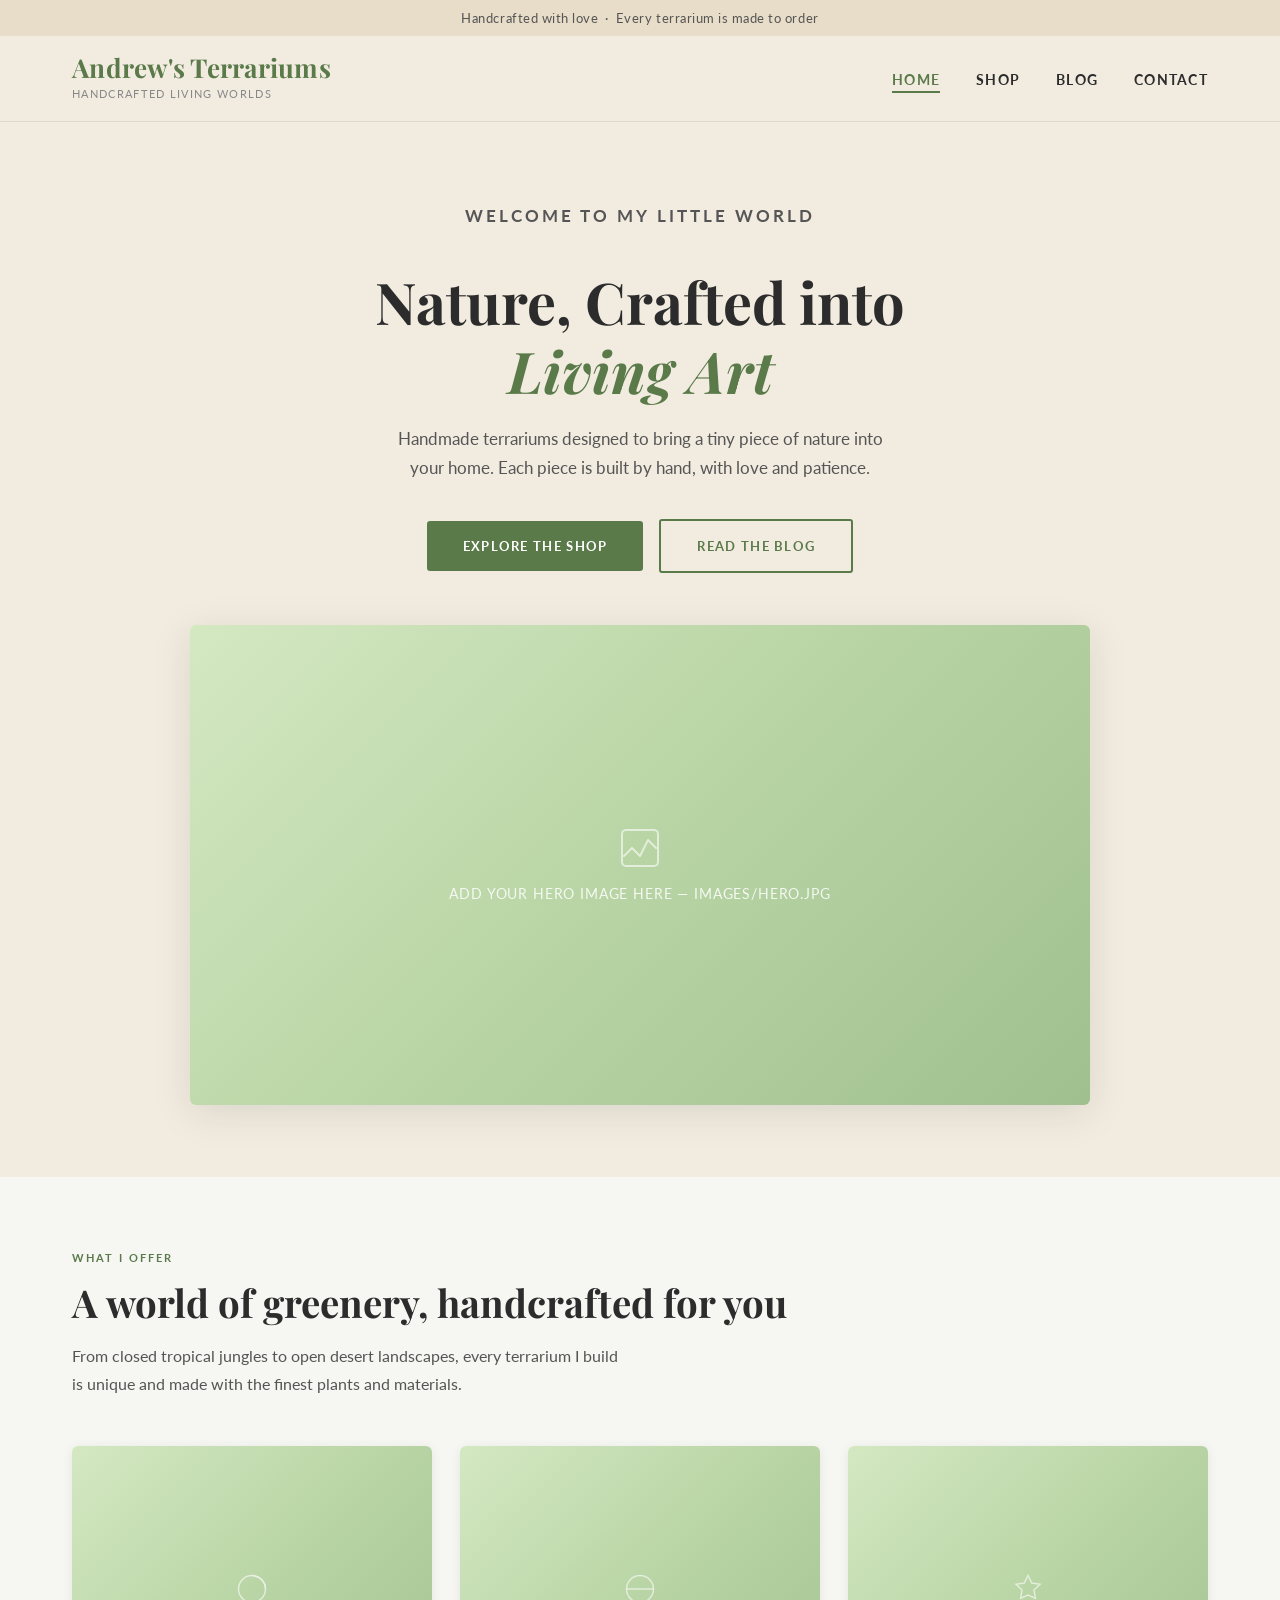
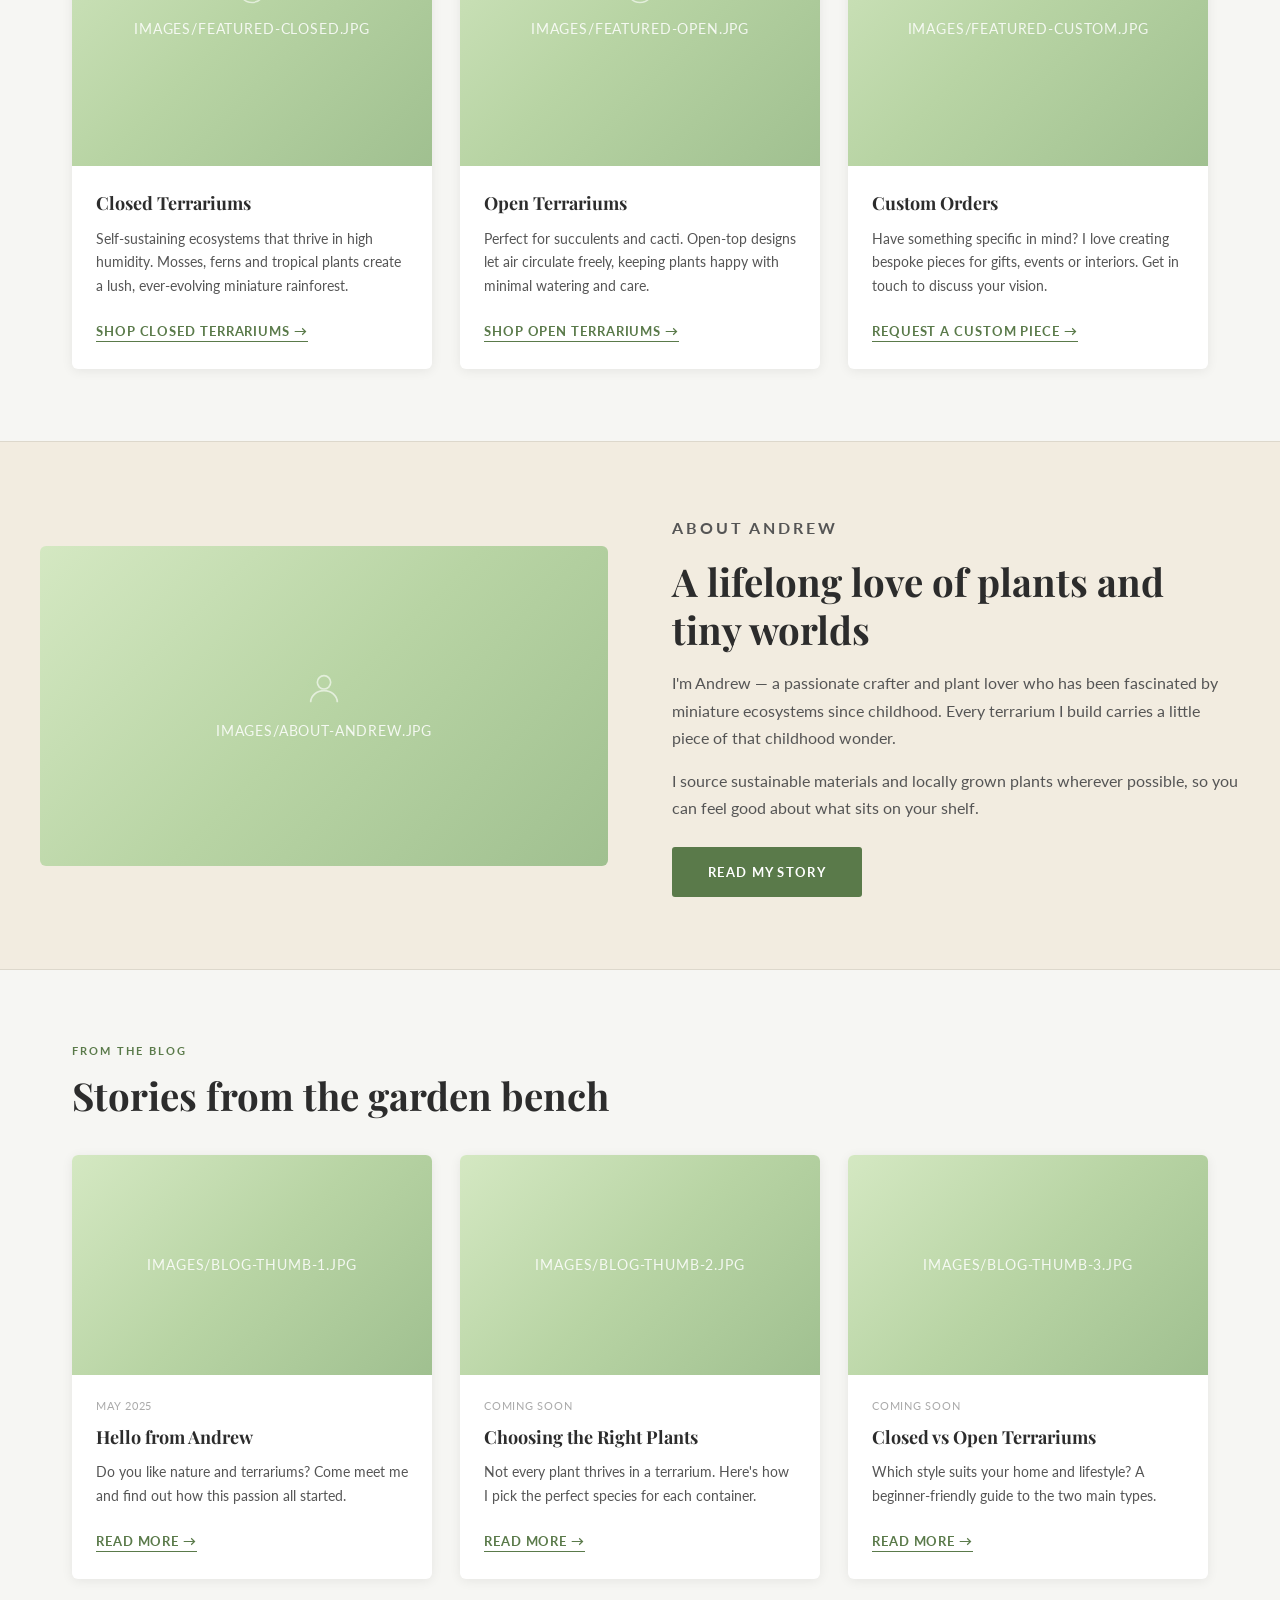
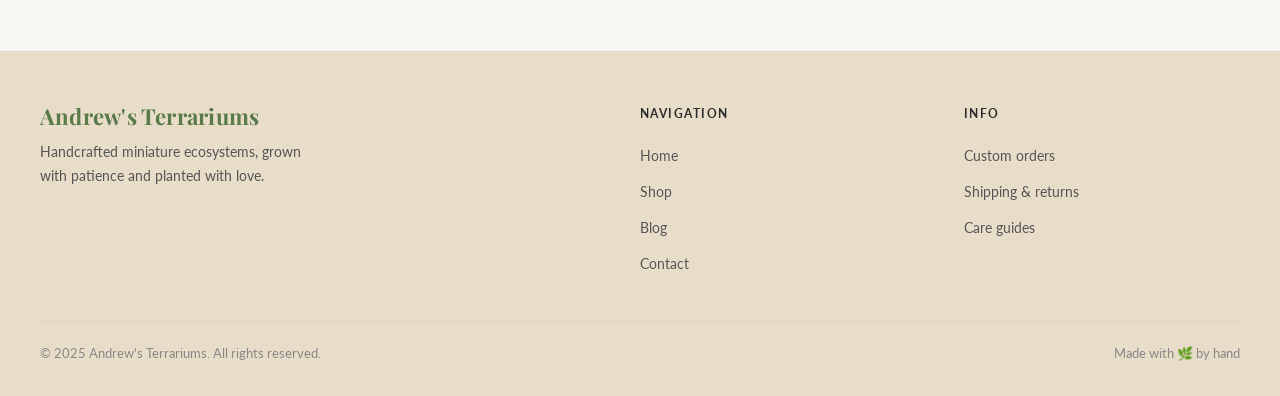
<file: index.html>
<!DOCTYPE html>
<html lang="en">
<head>
  <meta charset="UTF-8" />
  <meta name="viewport" content="width=device-width, initial-scale=1.0" />
  <title>Andrew's Terrariums — Living Art in Your Hands</title>
  <link rel="stylesheet" href="style.css" />
</head>
<body>

  <!-- Topbar -->
  <div class="topbar">Handcrafted with love &nbsp;·&nbsp; Every terrarium is made to order</div>

  <!-- Header -->
  <header>
    <div class="header-inner">
      <a href="index.html" class="logo">
        <span class="logo-name">Andrew's Terrariums</span>
        <span class="logo-tagline">Handcrafted living worlds</span>
      </a>
      <nav>
        <button class="hamburger" aria-label="Toggle menu" onclick="this.nextElementSibling.classList.toggle('open')">
          <span></span><span></span><span></span>
        </button>
        <ul>
          <li><a href="index.html" class="active">Home</a></li>
          <li><a href="shop.html">Shop</a></li>
          <li><a href="blog.html">Blog</a></li>
          <li><a href="contact.html">Contact</a></li>
        </ul>
      </nav>
    </div>
  </header>

  <!-- Hero -->
  <section class="hero">
    <p class="section-label">Welcome to my little world</p>
    <h1>Nature, Crafted into<br><em>Living Art</em></h1>
    <p>Handmade terrariums designed to bring a tiny piece of nature into your home. Each piece is built by hand, with love and patience.</p>
    <a href="shop.html" class="btn">Explore the Shop</a>
    &nbsp;&nbsp;
    <a href="blog.html" class="btn btn-outline">Read the Blog</a>

    <div class="hero-img-wrap">
      <!-- Replace src with your own image, e.g. images/hero.jpg -->
      <div class="img-placeholder tall">
        <svg xmlns="http://www.w3.org/2000/svg" width="48" height="48" fill="none" viewBox="0 0 24 24" stroke="currentColor" stroke-width="1"><path stroke-linecap="round" stroke-linejoin="round" d="M4 16l4-4 4 4 4-8 4 4"/><rect x="3" y="3" width="18" height="18" rx="2" stroke-width="1"/></svg>
        <span>Add your hero image here — images/hero.jpg</span>
      </div>
    </div>
  </section>

  <!-- Featured Section -->
  <section>
    <div class="page-content">
      <p class="section-label">What I offer</p>
      <h2 class="section-title">A world of greenery, handcrafted for you</h2>
      <p class="section-sub">From closed tropical jungles to open desert landscapes, every terrarium I build is unique and made with the finest plants and materials.</p>

      <div class="featured-grid">

        <div class="feature-card">
          <div class="img-placeholder medium">
            <!-- images/featured-closed.jpg -->
            <svg xmlns="http://www.w3.org/2000/svg" width="36" height="36" fill="none" viewBox="0 0 24 24" stroke="currentColor" stroke-width="1"><circle cx="12" cy="12" r="9"/><path d="M12 3a9 9 0 019 9"/></svg>
            <span>images/featured-closed.jpg</span>
          </div>
          <div class="feature-card-body">
            <h3>Closed Terrariums</h3>
            <p>Self-sustaining ecosystems that thrive in high humidity. Mosses, ferns and tropical plants create a lush, ever-evolving miniature rainforest.</p>
            <a href="shop.html">Shop closed terrariums &rarr;</a>
          </div>
        </div>

        <div class="feature-card">
          <div class="img-placeholder medium">
            <!-- images/featured-open.jpg -->
            <svg xmlns="http://www.w3.org/2000/svg" width="36" height="36" fill="none" viewBox="0 0 24 24" stroke="currentColor" stroke-width="1"><circle cx="12" cy="12" r="9"/><path d="M3 12h18"/></svg>
            <span>images/featured-open.jpg</span>
          </div>
          <div class="feature-card-body">
            <h3>Open Terrariums</h3>
            <p>Perfect for succulents and cacti. Open-top designs let air circulate freely, keeping plants happy with minimal watering and care.</p>
            <a href="shop.html">Shop open terrariums &rarr;</a>
          </div>
        </div>

        <div class="feature-card">
          <div class="img-placeholder medium">
            <!-- images/featured-custom.jpg -->
            <svg xmlns="http://www.w3.org/2000/svg" width="36" height="36" fill="none" viewBox="0 0 24 24" stroke="currentColor" stroke-width="1"><path d="M12 3l2.5 5 5.5.8-4 3.9.9 5.5L12 16l-4.9 2.2.9-5.5-4-3.9 5.5-.8z"/></svg>
            <span>images/featured-custom.jpg</span>
          </div>
          <div class="feature-card-body">
            <h3>Custom Orders</h3>
            <p>Have something specific in mind? I love creating bespoke pieces for gifts, events or interiors. Get in touch to discuss your vision.</p>
            <a href="contact.html">Request a custom piece &rarr;</a>
          </div>
        </div>

      </div>
    </div>
  </section>

  <div class="divider"></div>

  <!-- About Strip -->
  <div class="about-strip">
    <div class="about-inner">
      <div class="img-placeholder medium" style="border-radius:6px; overflow:hidden;">
        <!-- images/about-andrew.jpg -->
        <svg xmlns="http://www.w3.org/2000/svg" width="40" height="40" fill="none" viewBox="0 0 24 24" stroke="currentColor" stroke-width="1"><circle cx="12" cy="8" r="4"/><path d="M4 20c0-4 3.6-7 8-7s8 3 8 7"/></svg>
        <span>images/about-andrew.jpg</span>
      </div>
      <div class="about-text">
        <p class="section-label">About Andrew</p>
        <h2 class="section-title">A lifelong love of plants and tiny worlds</h2>
        <p>I'm Andrew — a passionate crafter and plant lover who has been fascinated by miniature ecosystems since childhood. Every terrarium I build carries a little piece of that childhood wonder.</p>
        <p>I source sustainable materials and locally grown plants wherever possible, so you can feel good about what sits on your shelf.</p>
        <a href="blog.html" class="btn" style="margin-top:10px;">Read my story</a>
      </div>
    </div>
  </div>

  <div class="divider"></div>

  <!-- Recent from Blog -->
  <section>
    <div class="page-content">
      <p class="section-label">From the blog</p>
      <h2 class="section-title">Stories from the garden bench</h2>

      <div class="featured-grid" style="margin-top:36px;">

        <div class="feature-card">
          <div class="img-placeholder short">
            <!-- images/blog-thumb-1.jpg -->
            <span>images/blog-thumb-1.jpg</span>
          </div>
          <div class="feature-card-body">
            <p style="font-size:11px;color:#aaa;letter-spacing:.07em;text-transform:uppercase;margin-bottom:6px;">May 2025</p>
            <h3>Hello from Andrew</h3>
            <p>Do you like nature and terrariums? Come meet me and find out how this passion all started.</p>
            <a href="blog.html">Read more &rarr;</a>
          </div>
        </div>

        <div class="feature-card">
          <div class="img-placeholder short">
            <!-- images/blog-thumb-2.jpg -->
            <span>images/blog-thumb-2.jpg</span>
          </div>
          <div class="feature-card-body">
            <p style="font-size:11px;color:#aaa;letter-spacing:.07em;text-transform:uppercase;margin-bottom:6px;">Coming soon</p>
            <h3>Choosing the Right Plants</h3>
            <p>Not every plant thrives in a terrarium. Here's how I pick the perfect species for each container.</p>
            <a href="blog.html">Read more &rarr;</a>
          </div>
        </div>

        <div class="feature-card">
          <div class="img-placeholder short">
            <!-- images/blog-thumb-3.jpg -->
            <span>images/blog-thumb-3.jpg</span>
          </div>
          <div class="feature-card-body">
            <p style="font-size:11px;color:#aaa;letter-spacing:.07em;text-transform:uppercase;margin-bottom:6px;">Coming soon</p>
            <h3>Closed vs Open Terrariums</h3>
            <p>Which style suits your home and lifestyle? A beginner-friendly guide to the two main types.</p>
            <a href="blog.html">Read more &rarr;</a>
          </div>
        </div>

      </div>
    </div>
  </section>

  <!-- Footer -->
  <footer>
    <div class="footer-inner">
      <div class="footer-brand">
        <div class="logo-name">Andrew's Terrariums</div>
        <p>Handcrafted miniature ecosystems, grown with patience and planted with love.</p>
      </div>
      <div class="footer-col">
        <h4>Navigation</h4>
        <ul>
          <li><a href="index.html">Home</a></li>
          <li><a href="shop.html">Shop</a></li>
          <li><a href="blog.html">Blog</a></li>
          <li><a href="contact.html">Contact</a></li>
        </ul>
      </div>
      <div class="footer-col">
        <h4>Info</h4>
        <ul>
          <li><a href="contact.html">Custom orders</a></li>
          <li><a href="contact.html">Shipping & returns</a></li>
          <li><a href="contact.html">Care guides</a></li>
        </ul>
      </div>
    </div>
    <div class="footer-bottom">
      <span>&copy; 2025 Andrew's Terrariums. All rights reserved.</span>
      <span>Made with 🌿 by hand</span>
    </div>
  </footer>

</body>
</html>
</file>
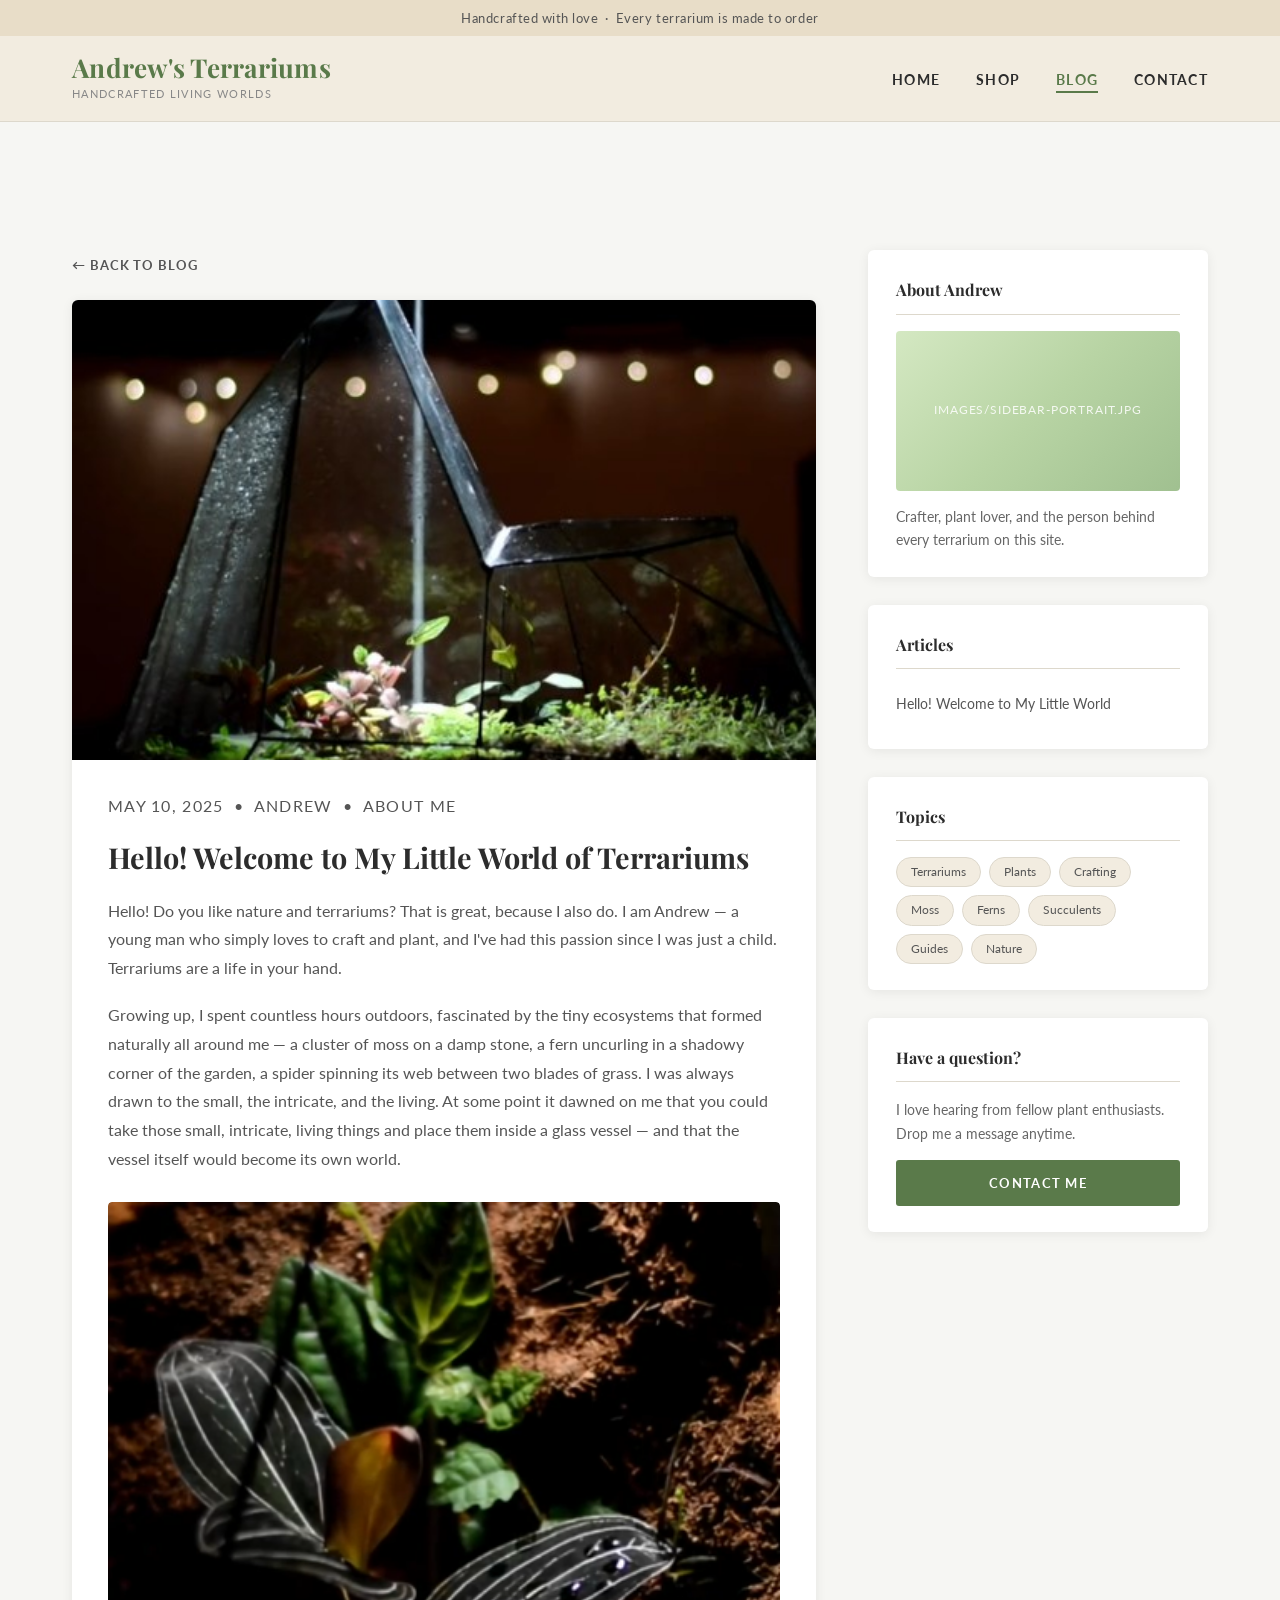
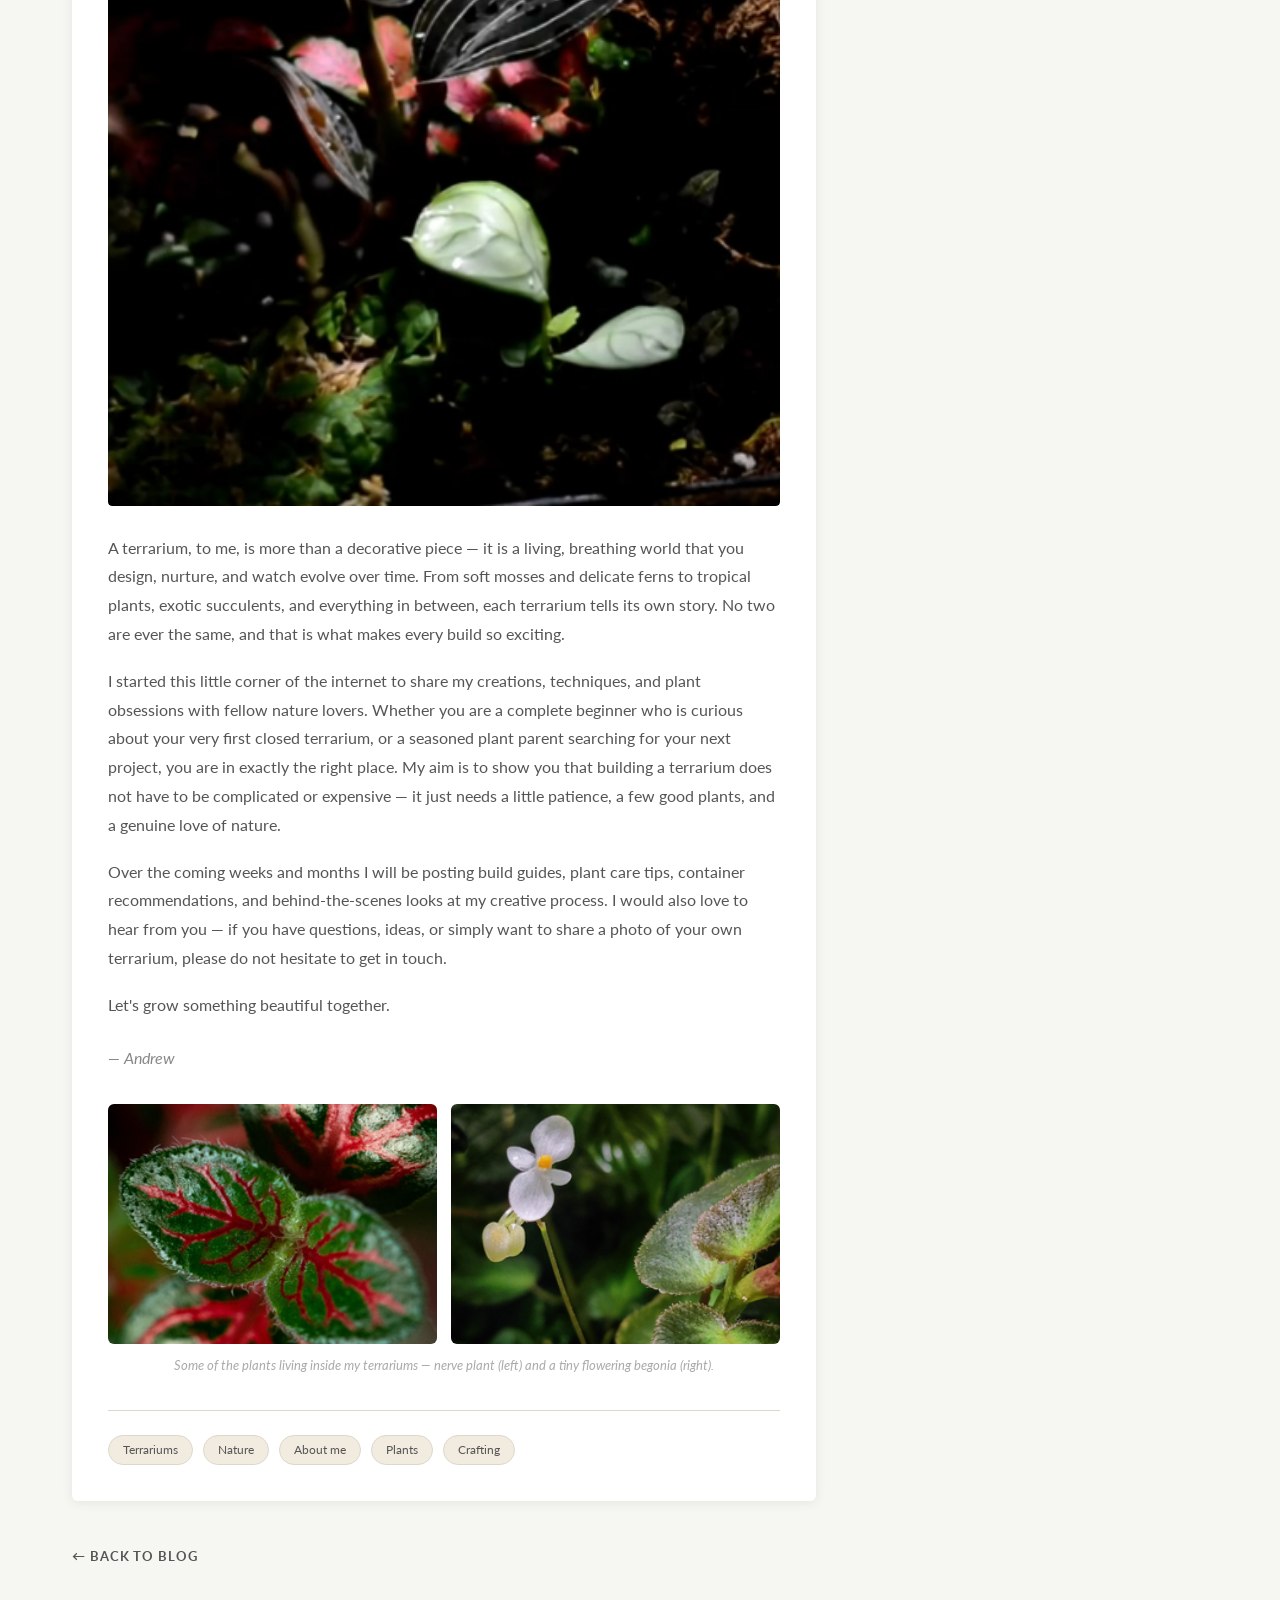
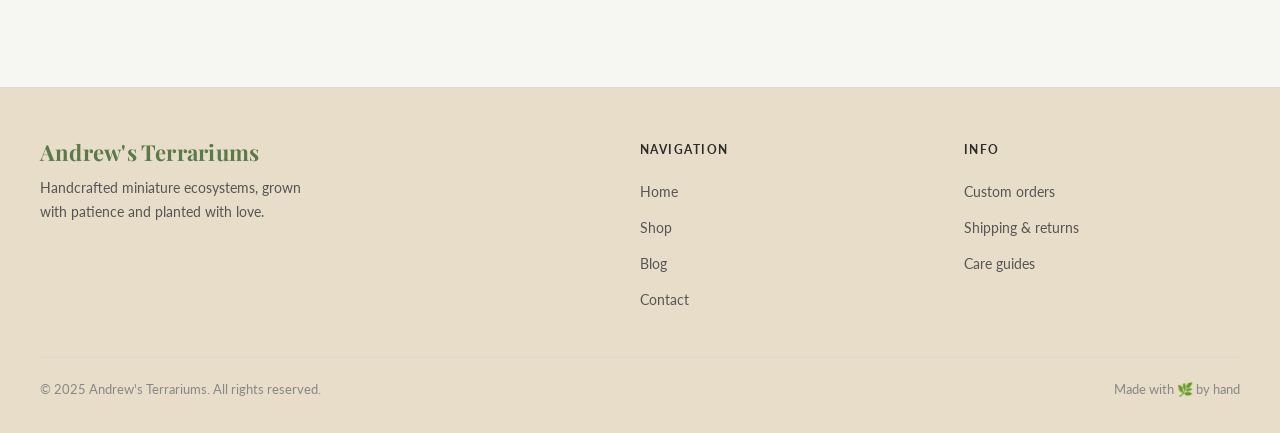
<file: blog-hello-from-andrew.html>
<!DOCTYPE html>
<html lang="en">
<head>
  <meta charset="UTF-8" />
  <meta name="viewport" content="width=device-width, initial-scale=1.0" />
  <title>Hello! Welcome to My Little World — Andrew's Terrariums</title>
  <link rel="stylesheet" href="style.css" />
</head>
<body>

  <div class="topbar">Handcrafted with love &nbsp;·&nbsp; Every terrarium is made to order</div>

  <header>
    <div class="header-inner">
      <a href="index.html" class="logo">
        <span class="logo-name">Andrew's Terrariums</span>
        <span class="logo-tagline">Handcrafted living worlds</span>
      </a>
      <nav>
        <button class="hamburger" aria-label="Toggle menu" onclick="this.nextElementSibling.classList.toggle('open')">
          <span></span><span></span><span></span>
        </button>
        <ul>
          <li><a href="index.html">Home</a></li>
          <li><a href="shop.html">Shop</a></li>
          <li><a href="blog.html" class="active">Blog</a></li>
          <li><a href="contact.html">Contact</a></li>
        </ul>
      </nav>
    </div>
  </header>

  <!-- Article -->
  <section>
    <div class="page-content">
      <div class="blog-layout">

        <div class="blog-main">

          <!-- Back link -->
          <a href="blog.html" class="blog-back">&larr; Back to Blog</a>

          <article class="blog-post">
            <img src="images/Screenshot 2026-05-10 122749.jpg" alt="Geometric terrarium under grow light" style="width:100%;display:block;max-height:460px;object-fit:cover;">
            <div class="blog-post-body">
              <p class="blog-meta">May 10, 2025 &nbsp;&bull;&nbsp; Andrew &nbsp;&bull;&nbsp; About me</p>
              <h2>Hello! Welcome to My Little World of Terrariums</h2>

              <p>Hello! Do you like nature and terrariums? That is great, because I also do. I am Andrew — a young man who simply loves to craft and plant, and I've had this passion since I was just a child. Terrariums are a life in your hand.</p>

              <p>Growing up, I spent countless hours outdoors, fascinated by the tiny ecosystems that formed naturally all around me — a cluster of moss on a damp stone, a fern uncurling in a shadowy corner of the garden, a spider spinning its web between two blades of grass. I was always drawn to the small, the intricate, and the living. At some point it dawned on me that you could take those small, intricate, living things and place them inside a glass vessel — and that the vessel itself would become its own world.</p>

              <div class="blog-img-wrap">
                <img src="images/Screenshot 2026-05-10 123024.png" alt="Jewel orchid with silver-veined leaves inside a terrarium" style="width:100%;display:block;border-radius:4px;">
              </div>

              <p>A terrarium, to me, is more than a decorative piece — it is a living, breathing world that you design, nurture, and watch evolve over time. From soft mosses and delicate ferns to tropical plants, exotic succulents, and everything in between, each terrarium tells its own story. No two are ever the same, and that is what makes every build so exciting.</p>

              <p>I started this little corner of the internet to share my creations, techniques, and plant obsessions with fellow nature lovers. Whether you are a complete beginner who is curious about your very first closed terrarium, or a seasoned plant parent searching for your next project, you are in exactly the right place. My aim is to show you that building a terrarium does not have to be complicated or expensive — it just needs a little patience, a few good plants, and a genuine love of nature.</p>

              <p>Over the coming weeks and months I will be posting build guides, plant care tips, container recommendations, and behind-the-scenes looks at my creative process. I would also love to hear from you — if you have questions, ideas, or simply want to share a photo of your own terrarium, please do not hesitate to get in touch.</p>

              <p>Let's grow something beautiful together.</p>

              <p style="font-style:italic;color:#888;margin-top:24px;">— Andrew</p>

              <div style="margin-top:32px;display:grid;grid-template-columns:1fr 1fr;gap:14px;">
                <div style="border-radius:6px;overflow:hidden;">
                  <img src="images/Screenshot 2026-05-10 123203.png" alt="Red-veined nerve plant close-up" style="width:100%;display:block;height:240px;object-fit:cover;">
                </div>
                <div style="border-radius:6px;overflow:hidden;">
                  <img src="images/Screenshot 2026-05-10 123231.png" alt="Delicate white flower growing inside a terrarium" style="width:100%;display:block;height:240px;object-fit:cover;">
                </div>
              </div>
              <p style="font-size:13px;color:#aaa;text-align:center;margin-top:10px;font-style:italic;">Some of the plants living inside my terrariums — nerve plant (left) and a tiny flowering begonia (right).</p>

              <div style="margin-top:32px;padding-top:24px;border-top:1px solid var(--border);display:flex;gap:10px;flex-wrap:wrap;">
                <span class="tag">Terrariums</span>
                <span class="tag">Nature</span>
                <span class="tag">About me</span>
                <span class="tag">Plants</span>
                <span class="tag">Crafting</span>
              </div>
            </div>
          </article>

          <a href="blog.html" class="blog-back" style="margin-top:8px;margin-bottom:48px;">&larr; Back to Blog</a>

        </div>

        <!-- Sidebar -->
        <aside class="blog-sidebar">

          <div class="sidebar-widget">
            <h4>About Andrew</h4>
            <div class="img-placeholder" style="height:160px;border-radius:4px;margin-bottom:14px;">
              <span style="font-size:12px;">images/sidebar-portrait.jpg</span>
            </div>
            <p style="font-size:14px;color:#666;line-height:1.65;">Crafter, plant lover, and the person behind every terrarium on this site.</p>
          </div>

          <div class="sidebar-widget">
            <h4>Articles</h4>
            <ul>
              <li><a href="blog-hello-from-andrew.html">Hello! Welcome to My Little World</a></li>
              <!-- Add new article links here -->
            </ul>
          </div>

          <div class="sidebar-widget">
            <h4>Topics</h4>
            <div class="tag-cloud">
              <span class="tag">Terrariums</span>
              <span class="tag">Plants</span>
              <span class="tag">Crafting</span>
              <span class="tag">Moss</span>
              <span class="tag">Ferns</span>
              <span class="tag">Succulents</span>
              <span class="tag">Guides</span>
              <span class="tag">Nature</span>
            </div>
          </div>

          <div class="sidebar-widget">
            <h4>Have a question?</h4>
            <p style="font-size:14px;color:#666;margin-bottom:14px;">I love hearing from fellow plant enthusiasts. Drop me a message anytime.</p>
            <a href="contact.html" class="btn" style="width:100%;text-align:center;display:block;padding:12px;">Contact me</a>
          </div>

        </aside>

      </div>
    </div>
  </section>

  <!-- Footer -->
  <footer>
    <div class="footer-inner">
      <div class="footer-brand">
        <div class="logo-name">Andrew's Terrariums</div>
        <p>Handcrafted miniature ecosystems, grown with patience and planted with love.</p>
      </div>
      <div class="footer-col">
        <h4>Navigation</h4>
        <ul>
          <li><a href="index.html">Home</a></li>
          <li><a href="shop.html">Shop</a></li>
          <li><a href="blog.html">Blog</a></li>
          <li><a href="contact.html">Contact</a></li>
        </ul>
      </div>
      <div class="footer-col">
        <h4>Info</h4>
        <ul>
          <li><a href="contact.html">Custom orders</a></li>
          <li><a href="contact.html">Shipping & returns</a></li>
          <li><a href="contact.html">Care guides</a></li>
        </ul>
      </div>
    </div>
    <div class="footer-bottom">
      <span>&copy; 2025 Andrew's Terrariums. All rights reserved.</span>
      <span>Made with 🌿 by hand</span>
    </div>
  </footer>

</body>
</html>
</file>
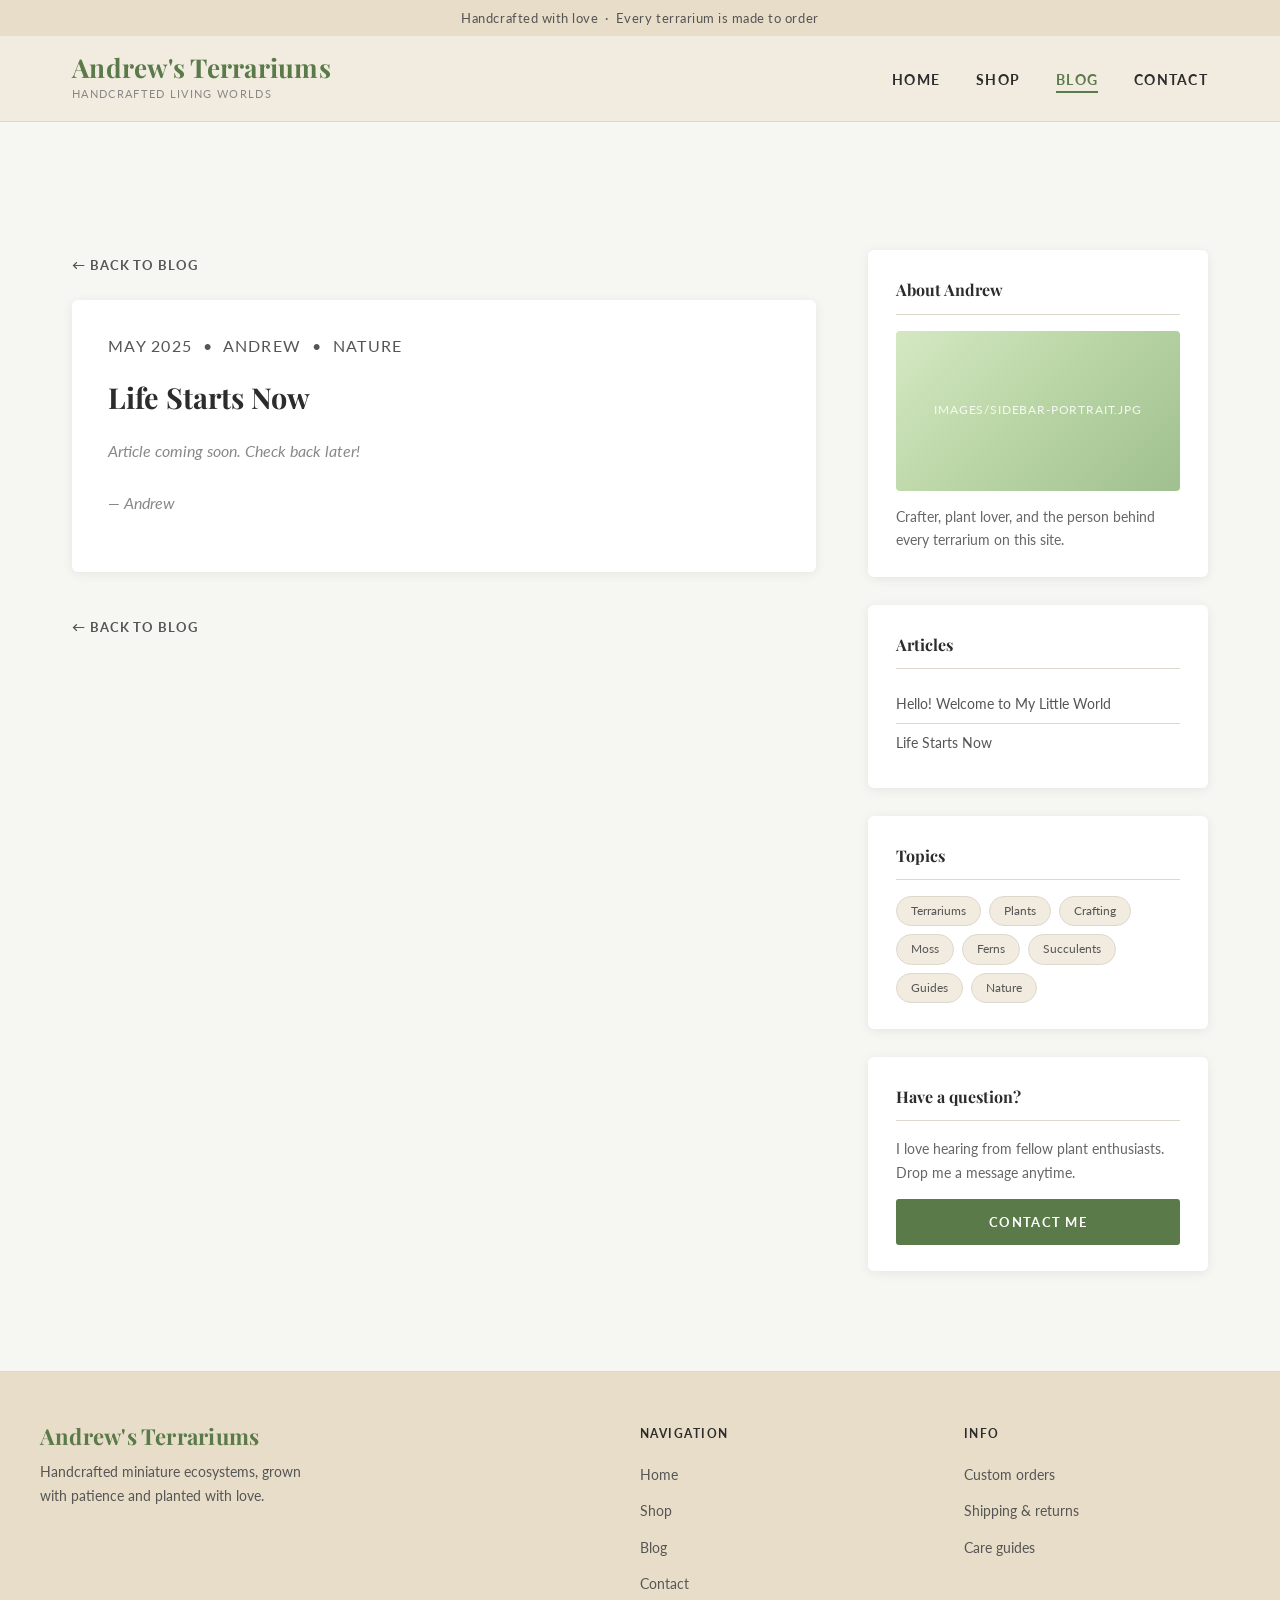
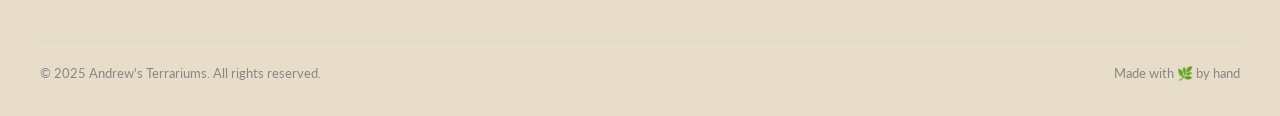
<file: blog-life-starts-now.html>
<!DOCTYPE html>
<html lang="en">
<head>
  <meta charset="UTF-8" />
  <meta name="viewport" content="width=device-width, initial-scale=1.0" />
  <title>Life Starts Now — Andrew's Terrariums</title>
  <link rel="stylesheet" href="style.css" />
</head>
<body>

  <div class="topbar">Handcrafted with love &nbsp;·&nbsp; Every terrarium is made to order</div>

  <header>
    <div class="header-inner">
      <a href="index.html" class="logo">
        <span class="logo-name">Andrew's Terrariums</span>
        <span class="logo-tagline">Handcrafted living worlds</span>
      </a>
      <nav>
        <button class="hamburger" aria-label="Toggle menu" onclick="this.nextElementSibling.classList.toggle('open')">
          <span></span><span></span><span></span>
        </button>
        <ul>
          <li><a href="index.html">Home</a></li>
          <li><a href="shop.html">Shop</a></li>
          <li><a href="blog.html" class="active">Blog</a></li>
          <li><a href="contact.html">Contact</a></li>
        </ul>
      </nav>
    </div>
  </header>

  <section>
    <div class="page-content">
      <div class="blog-layout">

        <div class="blog-main">

          <a href="blog.html" class="blog-back">&larr; Back to Blog</a>

          <article class="blog-post">
            <div class="blog-post-body">
              <p class="blog-meta">May 2025 &nbsp;&bull;&nbsp; Andrew &nbsp;&bull;&nbsp; Nature</p>
              <h2>Life Starts Now</h2>
              <p style="color:var(--text-light);font-style:italic;">Article coming soon. Check back later!</p>
              <p style="font-style:italic;color:#888;margin-top:24px;">— Andrew</p>
            </div>
          </article>

          <a href="blog.html" class="blog-back" style="margin-top:8px;margin-bottom:48px;">&larr; Back to Blog</a>

        </div>

        <aside class="blog-sidebar">

          <div class="sidebar-widget">
            <h4>About Andrew</h4>
            <div class="img-placeholder" style="height:160px;border-radius:4px;margin-bottom:14px;">
              <span style="font-size:12px;">images/sidebar-portrait.jpg</span>
            </div>
            <p style="font-size:14px;color:#666;line-height:1.65;">Crafter, plant lover, and the person behind every terrarium on this site.</p>
          </div>

          <div class="sidebar-widget">
            <h4>Articles</h4>
            <ul>
              <li><a href="blog-hello-from-andrew.html">Hello! Welcome to My Little World</a></li>
              <li><a href="blog-life-starts-now.html">Life Starts Now</a></li>
            </ul>
          </div>

          <div class="sidebar-widget">
            <h4>Topics</h4>
            <div class="tag-cloud">
              <span class="tag">Terrariums</span>
              <span class="tag">Plants</span>
              <span class="tag">Crafting</span>
              <span class="tag">Moss</span>
              <span class="tag">Ferns</span>
              <span class="tag">Succulents</span>
              <span class="tag">Guides</span>
              <span class="tag">Nature</span>
            </div>
          </div>

          <div class="sidebar-widget">
            <h4>Have a question?</h4>
            <p style="font-size:14px;color:#666;margin-bottom:14px;">I love hearing from fellow plant enthusiasts. Drop me a message anytime.</p>
            <a href="contact.html" class="btn" style="width:100%;text-align:center;display:block;padding:12px;">Contact me</a>
          </div>

        </aside>

      </div>
    </div>
  </section>

  <footer>
    <div class="footer-inner">
      <div class="footer-brand">
        <div class="logo-name">Andrew's Terrariums</div>
        <p>Handcrafted miniature ecosystems, grown with patience and planted with love.</p>
      </div>
      <div class="footer-col">
        <h4>Navigation</h4>
        <ul>
          <li><a href="index.html">Home</a></li>
          <li><a href="shop.html">Shop</a></li>
          <li><a href="blog.html">Blog</a></li>
          <li><a href="contact.html">Contact</a></li>
        </ul>
      </div>
      <div class="footer-col">
        <h4>Info</h4>
        <ul>
          <li><a href="contact.html">Custom orders</a></li>
          <li><a href="contact.html">Shipping & returns</a></li>
          <li><a href="contact.html">Care guides</a></li>
        </ul>
      </div>
    </div>
    <div class="footer-bottom">
      <span>&copy; 2025 Andrew's Terrariums. All rights reserved.</span>
      <span>Made with 🌿 by hand</span>
    </div>
  </footer>

</body>
</html>
</file>
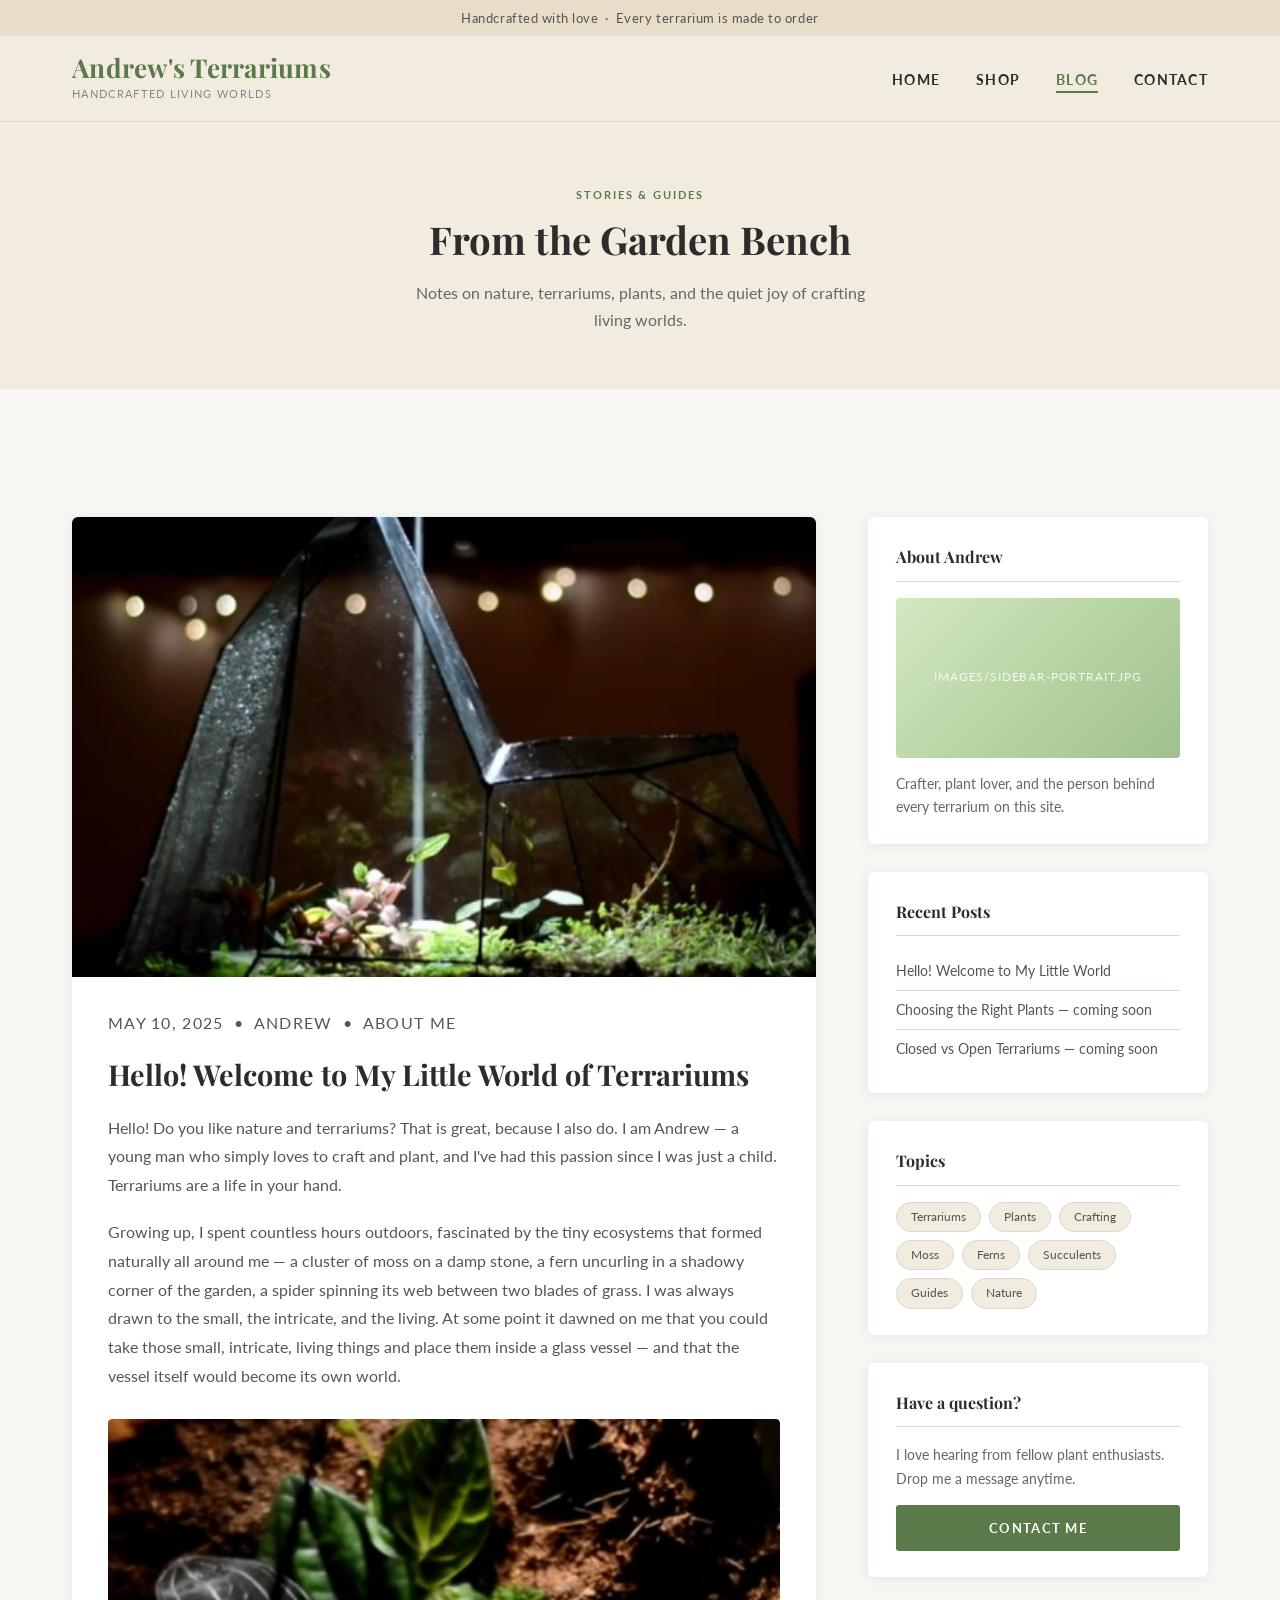
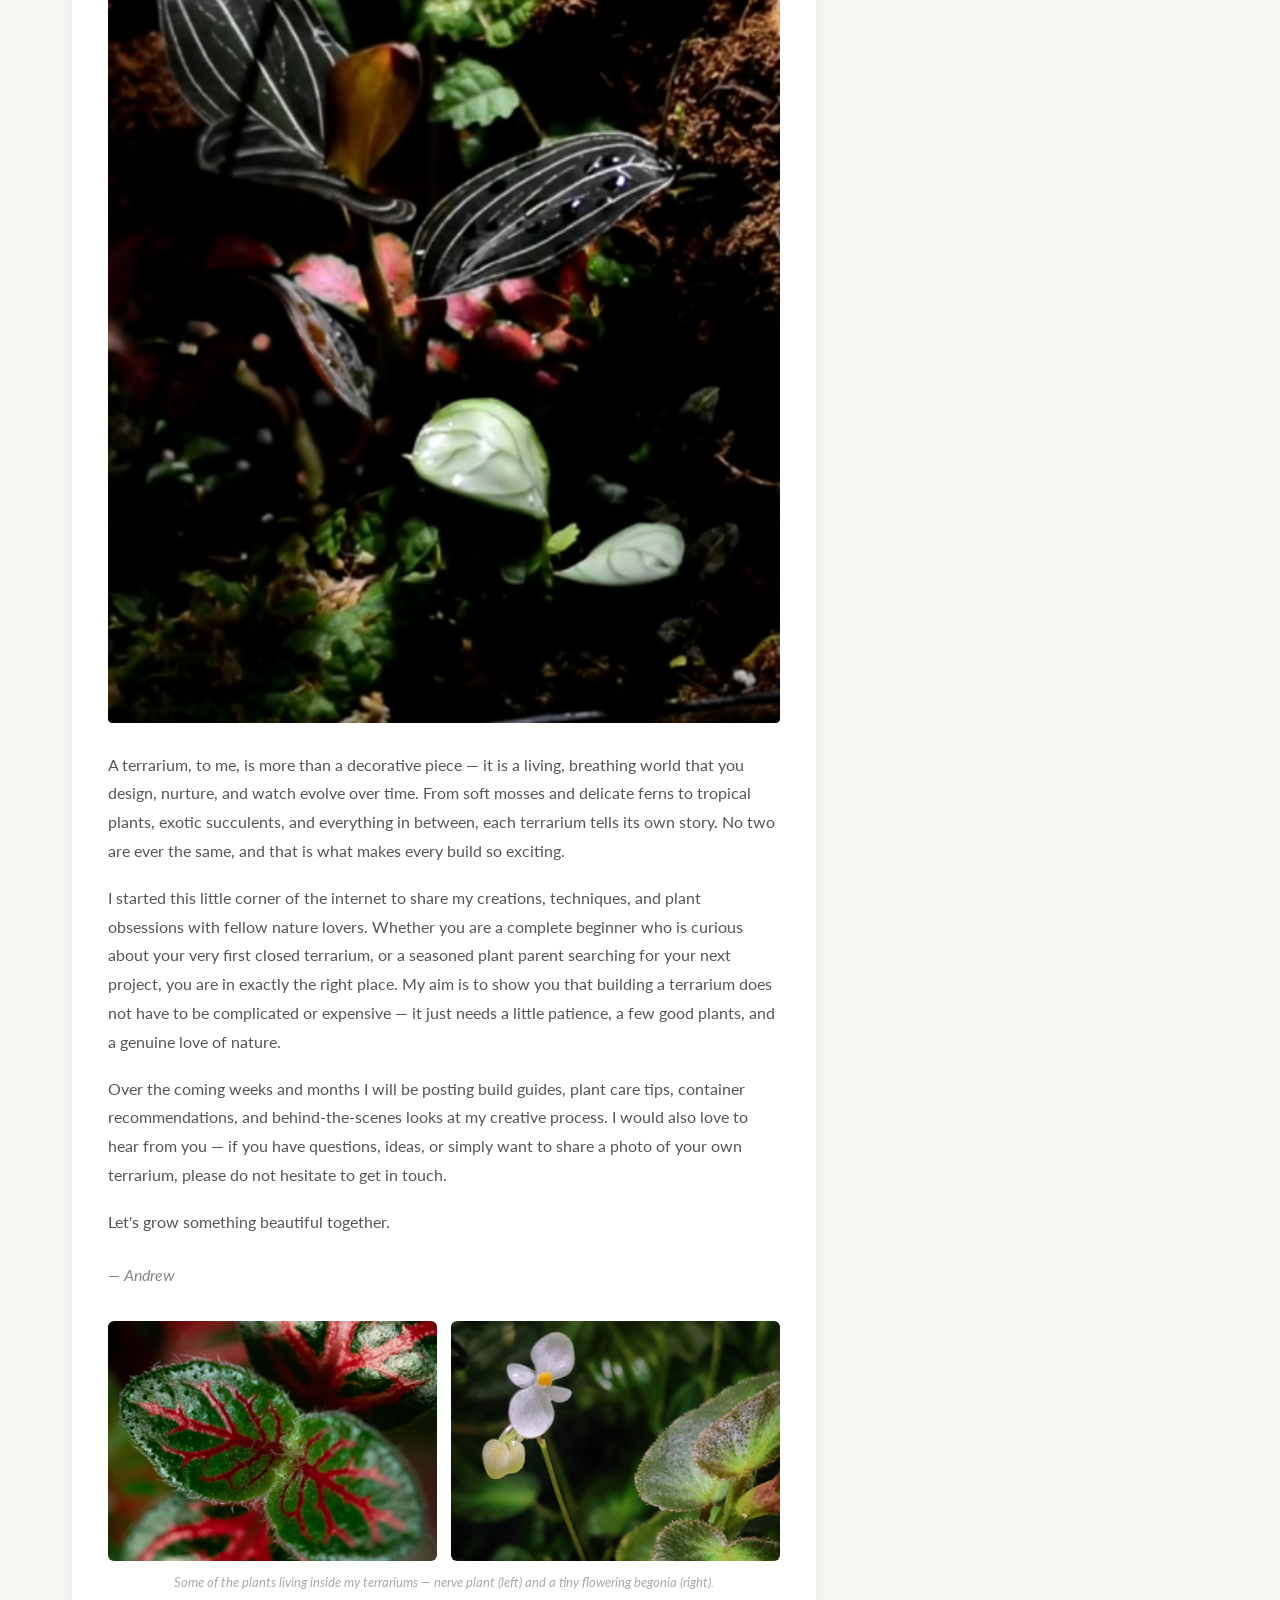
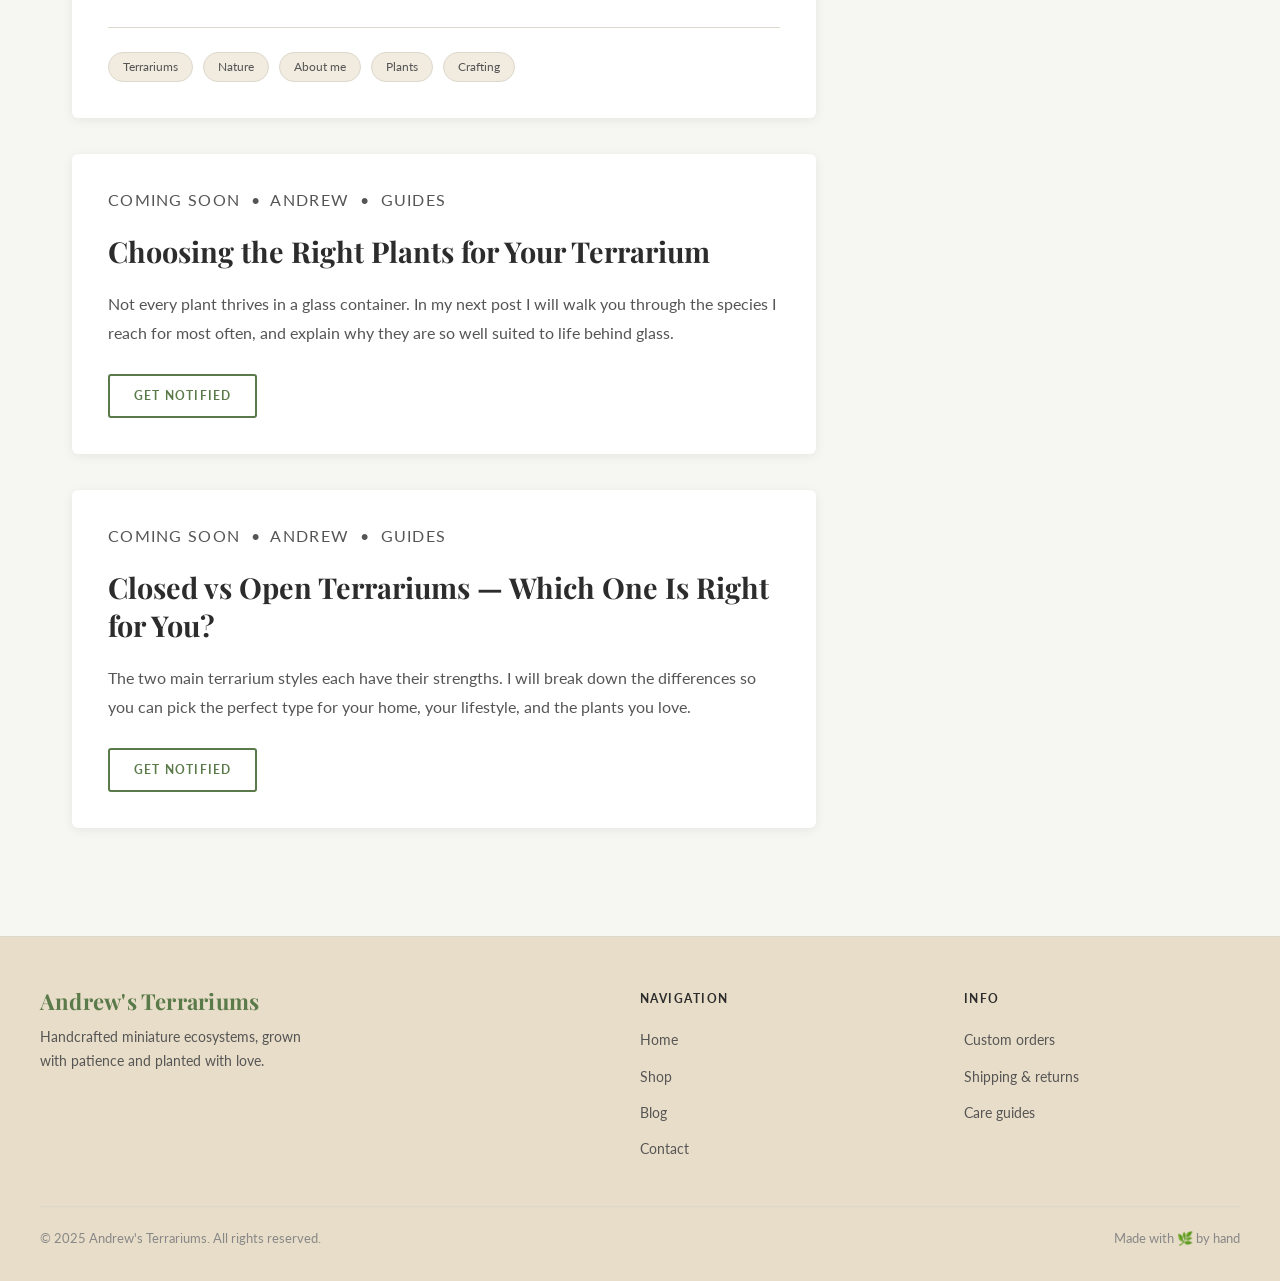
<file: blog.html>
<!DOCTYPE html>
<html lang="en">
<head>
  <meta charset="UTF-8" />
  <meta name="viewport" content="width=device-width, initial-scale=1.0" />
  <title>Blog — Andrew's Terrariums</title>
  <link rel="stylesheet" href="style.css" />
</head>
<body>

  <div class="topbar">Handcrafted with love &nbsp;·&nbsp; Every terrarium is made to order</div>

  <header>
    <div class="header-inner">
      <a href="index.html" class="logo">
        <span class="logo-name">Andrew's Terrariums</span>
        <span class="logo-tagline">Handcrafted living worlds</span>
      </a>
      <nav>
        <button class="hamburger" aria-label="Toggle menu" onclick="this.nextElementSibling.classList.toggle('open')">
          <span></span><span></span><span></span>
        </button>
        <ul>
          <li><a href="index.html">Home</a></li>
          <li><a href="shop.html">Shop</a></li>
          <li><a href="blog.html" class="active">Blog</a></li>
          <li><a href="contact.html">Contact</a></li>
        </ul>
      </nav>
    </div>
  </header>

  <!-- Page Header -->
  <div class="blog-hero">
    <p class="section-label">Stories & guides</p>
    <h1 class="section-title">From the Garden Bench</h1>
    <p style="font-size:16px;color:#666;max-width:480px;margin:0 auto;">Notes on nature, terrariums, plants, and the quiet joy of crafting living worlds.</p>
  </div>

  <!-- Blog Content -->
  <section>
    <div class="page-content">
      <div class="blog-layout">

        <!-- Main post column -->
        <div class="blog-main">

          <!-- Post 1 — Andrew's intro -->
          <article class="blog-post">
            <img src="images/Screenshot 2026-05-10 122749.jpg" alt="Geometric terrarium under grow light" style="width:100%;display:block;max-height:460px;object-fit:cover;">
            <div class="blog-post-body">
              <p class="blog-meta">May 10, 2025 &nbsp;&bull;&nbsp; Andrew &nbsp;&bull;&nbsp; About me</p>
              <h2>Hello! Welcome to My Little World of Terrariums</h2>

              <p>Hello! Do you like nature and terrariums? That is great, because I also do. I am Andrew — a young man who simply loves to craft and plant, and I've had this passion since I was just a child. Terrariums are a life in your hand.</p>

              <p>Growing up, I spent countless hours outdoors, fascinated by the tiny ecosystems that formed naturally all around me — a cluster of moss on a damp stone, a fern uncurling in a shadowy corner of the garden, a spider spinning its web between two blades of grass. I was always drawn to the small, the intricate, and the living. At some point it dawned on me that you could take those small, intricate, living things and place them inside a glass vessel — and that the vessel itself would become its own world.</p>

              <!-- Optional: add a second image mid-post -->
              <div class="blog-img-wrap">
                <img src="images/Screenshot 2026-05-10 123024.png" alt="Jewel orchid with silver-veined leaves inside a terrarium" style="width:100%;display:block;border-radius:4px;">
              </div>

              <p>A terrarium, to me, is more than a decorative piece — it is a living, breathing world that you design, nurture, and watch evolve over time. From soft mosses and delicate ferns to tropical plants, exotic succulents, and everything in between, each terrarium tells its own story. No two are ever the same, and that is what makes every build so exciting.</p>

              <p>I started this little corner of the internet to share my creations, techniques, and plant obsessions with fellow nature lovers. Whether you are a complete beginner who is curious about your very first closed terrarium, or a seasoned plant parent searching for your next project, you are in exactly the right place. My aim is to show you that building a terrarium does not have to be complicated or expensive — it just needs a little patience, a few good plants, and a genuine love of nature.</p>

              <p>Over the coming weeks and months I will be posting build guides, plant care tips, container recommendations, and behind-the-scenes looks at my creative process. I would also love to hear from you — if you have questions, ideas, or simply want to share a photo of your own terrarium, please do not hesitate to get in touch.</p>

              <p>Let's grow something beautiful together.</p>

              <p style="font-style:italic;color:#888;margin-top:24px;">— Andrew</p>

              <!-- Plant photo gallery -->
              <div style="margin-top:32px;display:grid;grid-template-columns:1fr 1fr;gap:14px;">
                <div style="border-radius:6px;overflow:hidden;">
                  <img src="images/Screenshot 2026-05-10 123203.png" alt="Red-veined nerve plant close-up" style="width:100%;display:block;height:240px;object-fit:cover;">
                </div>
                <div style="border-radius:6px;overflow:hidden;">
                  <img src="images/Screenshot 2026-05-10 123231.png" alt="Delicate white flower growing inside a terrarium" style="width:100%;display:block;height:240px;object-fit:cover;">
                </div>
              </div>
              <p style="font-size:13px;color:#aaa;text-align:center;margin-top:10px;font-style:italic;">Some of the plants living inside my terrariums — nerve plant (left) and a tiny flowering begonia (right).</p>

              <div style="margin-top:32px;padding-top:24px;border-top:1px solid var(--border);display:flex;gap:10px;flex-wrap:wrap;">
                <span class="tag">Terrariums</span>
                <span class="tag">Nature</span>
                <span class="tag">About me</span>
                <span class="tag">Plants</span>
                <span class="tag">Crafting</span>
              </div>
            </div>
          </article>

          <!-- Coming-soon stub post -->
          <article class="blog-post">
            <div class="blog-post-body">
              <p class="blog-meta">Coming soon &nbsp;&bull;&nbsp; Andrew &nbsp;&bull;&nbsp; Guides</p>
              <h2>Choosing the Right Plants for Your Terrarium</h2>
              <p>Not every plant thrives in a glass container. In my next post I will walk you through the species I reach for most often, and explain why they are so well suited to life behind glass.</p>
              <a href="contact.html" class="btn btn-outline" style="margin-top:8px;font-size:12px;padding:10px 24px;">Get notified</a>
            </div>
          </article>

          <!-- Coming-soon stub post 2 -->
          <article class="blog-post">
            <div class="blog-post-body">
              <p class="blog-meta">Coming soon &nbsp;&bull;&nbsp; Andrew &nbsp;&bull;&nbsp; Guides</p>
              <h2>Closed vs Open Terrariums — Which One Is Right for You?</h2>
              <p>The two main terrarium styles each have their strengths. I will break down the differences so you can pick the perfect type for your home, your lifestyle, and the plants you love.</p>
              <a href="contact.html" class="btn btn-outline" style="margin-top:8px;font-size:12px;padding:10px 24px;">Get notified</a>
            </div>
          </article>

        </div>

        <!-- Sidebar -->
        <aside class="blog-sidebar">

          <div class="sidebar-widget">
            <h4>About Andrew</h4>
            <div class="img-placeholder" style="height:160px;border-radius:4px;margin-bottom:14px;">
              <!--
                <img src="images/sidebar-portrait.jpg" alt="Andrew" style="width:100%;border-radius:4px;">
                Recommended size: 320 × 200 px, JPEG format
              -->
              <span style="font-size:12px;">images/sidebar-portrait.jpg</span>
            </div>
            <p style="font-size:14px;color:#666;line-height:1.65;">Crafter, plant lover, and the person behind every terrarium on this site.</p>
          </div>

          <div class="sidebar-widget">
            <h4>Recent Posts</h4>
            <ul>
              <li><a href="blog.html">Hello! Welcome to My Little World</a></li>
              <li><a href="blog.html">Choosing the Right Plants — coming soon</a></li>
              <li><a href="blog.html">Closed vs Open Terrariums — coming soon</a></li>
            </ul>
          </div>

          <div class="sidebar-widget">
            <h4>Topics</h4>
            <div class="tag-cloud">
              <span class="tag">Terrariums</span>
              <span class="tag">Plants</span>
              <span class="tag">Crafting</span>
              <span class="tag">Moss</span>
              <span class="tag">Ferns</span>
              <span class="tag">Succulents</span>
              <span class="tag">Guides</span>
              <span class="tag">Nature</span>
            </div>
          </div>

          <div class="sidebar-widget">
            <h4>Have a question?</h4>
            <p style="font-size:14px;color:#666;margin-bottom:14px;">I love hearing from fellow plant enthusiasts. Drop me a message anytime.</p>
            <a href="contact.html" class="btn" style="width:100%;text-align:center;display:block;padding:12px;">Contact me</a>
          </div>

        </aside>

      </div>
    </div>
  </section>

  <!-- Footer -->
  <footer>
    <div class="footer-inner">
      <div class="footer-brand">
        <div class="logo-name">Andrew's Terrariums</div>
        <p>Handcrafted miniature ecosystems, grown with patience and planted with love.</p>
      </div>
      <div class="footer-col">
        <h4>Navigation</h4>
        <ul>
          <li><a href="index.html">Home</a></li>
          <li><a href="shop.html">Shop</a></li>
          <li><a href="blog.html">Blog</a></li>
          <li><a href="contact.html">Contact</a></li>
        </ul>
      </div>
      <div class="footer-col">
        <h4>Info</h4>
        <ul>
          <li><a href="contact.html">Custom orders</a></li>
          <li><a href="contact.html">Shipping & returns</a></li>
          <li><a href="contact.html">Care guides</a></li>
        </ul>
      </div>
    </div>
    <div class="footer-bottom">
      <span>&copy; 2025 Andrew's Terrariums. All rights reserved.</span>
      <span>Made with 🌿 by hand</span>
    </div>
  </footer>

</body>
</html>
</file>
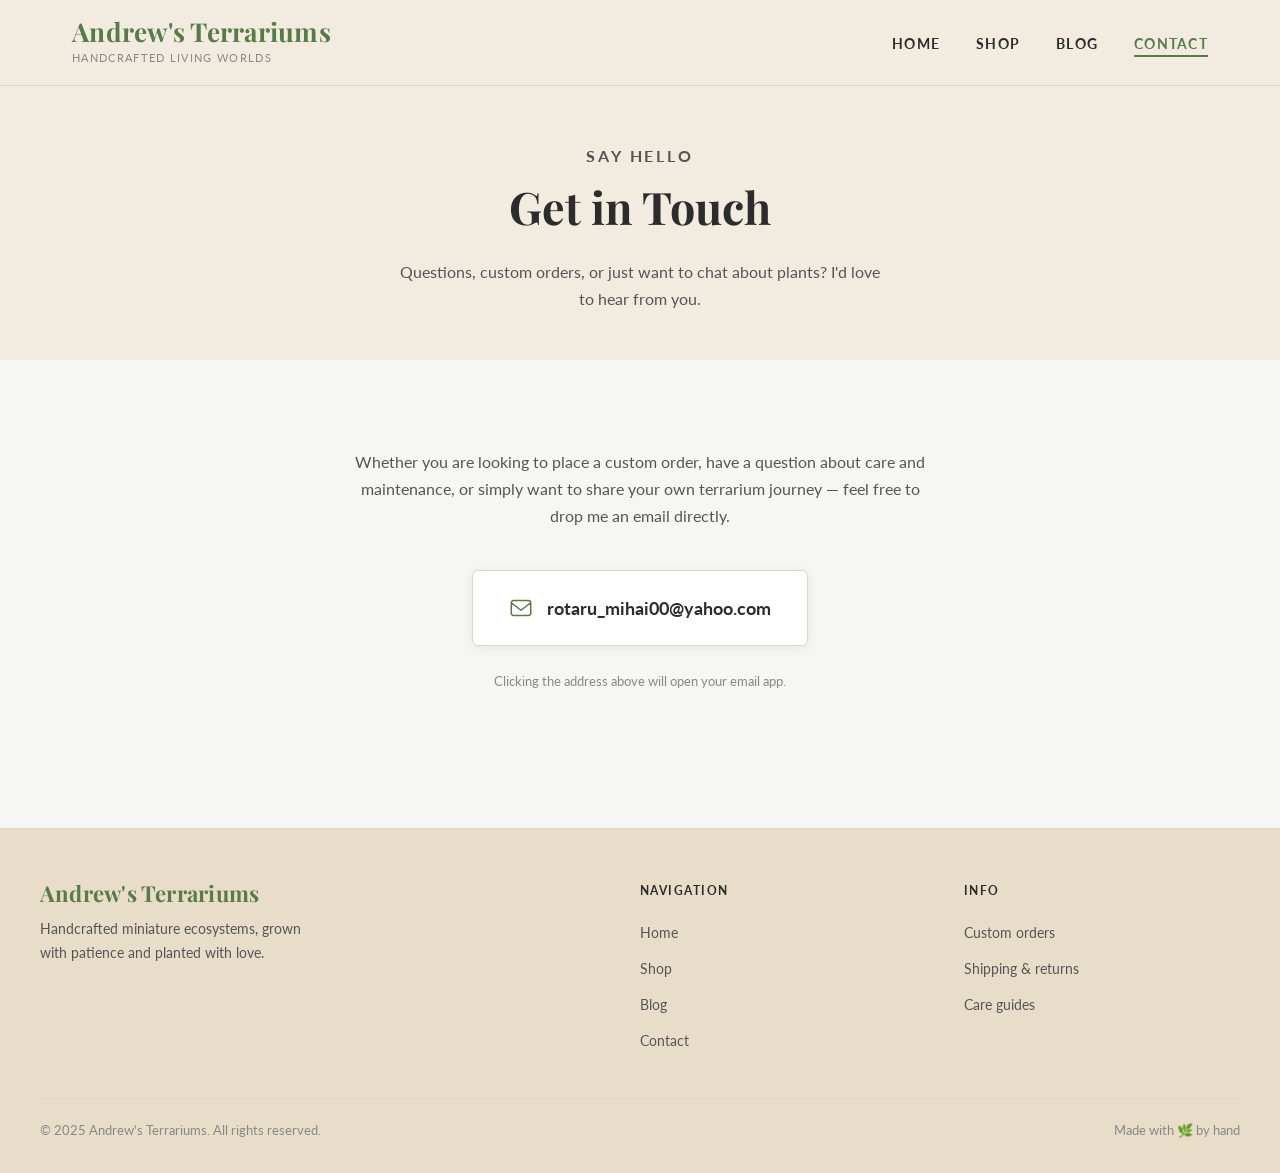
<file: contact.html>
<!DOCTYPE html>
<html lang="en">
<head>
  <meta charset="UTF-8" />
  <meta name="viewport" content="width=device-width, initial-scale=1.0" />
  <title>Contact — Andrew's Terrariums</title>
  <link rel="stylesheet" href="style.css" />
</head>
<body>


  <header>
    <div class="header-inner">
      <a href="index.html" class="logo">
        <span class="logo-name">Andrew's Terrariums</span>
        <span class="logo-tagline">Handcrafted living worlds</span>
      </a>
      <nav>
        <button class="hamburger" aria-label="Toggle menu" onclick="this.nextElementSibling.classList.toggle('open')">
          <span></span><span></span><span></span>
        </button>
        <ul>
          <li><a href="index.html">Home</a></li>
          <li><a href="shop.html">Shop</a></li>
          <li><a href="blog.html">Blog</a></li>
          <li><a href="contact.html" class="active">Contact</a></li>
        </ul>
      </nav>
    </div>
  </header>

  <!-- Page Header -->
  <div class="page-header">
    <p class="section-label">Say hello</p>
    <h1>Get in Touch</h1>
    <p>Questions, custom orders, or just want to chat about plants? I'd love to hear from you.</p>
  </div>

  <!-- Contact Content -->
  <section>
    <div class="page-content" style="max-width:640px;text-align:center;padding-top:16px;padding-bottom:64px;">
      <p style="font-size:16px;color:var(--text-mid);margin-bottom:40px;">Whether you are looking to place a custom order, have a question about care and maintenance, or simply want to share your own terrarium journey — feel free to drop me an email directly.</p>

      <a href="mailto:rotaru_mihai00@yahoo.com" style="display:inline-flex;align-items:center;gap:14px;background:var(--white);border:1px solid var(--border);border-radius:6px;padding:22px 36px;box-shadow:var(--card-shadow);transition:box-shadow 0.2s;text-decoration:none;">
        <svg xmlns="http://www.w3.org/2000/svg" width="24" height="24" fill="none" viewBox="0 0 24 24" stroke="var(--accent-green)" stroke-width="1.5"><path stroke-linecap="round" stroke-linejoin="round" d="M21.75 6.75v10.5a2.25 2.25 0 01-2.25 2.25H4.5a2.25 2.25 0 01-2.25-2.25V6.75m19.5 0A2.25 2.25 0 0019.5 4.5h-15a2.25 2.25 0 00-2.25 2.25m19.5 0l-9.75 7.5-9.75-7.5"/></svg>
        <span style="font-size:18px;font-weight:700;color:var(--text-dark);">rotaru_mihai00@yahoo.com</span>
      </a>

      <p style="margin-top:24px;font-size:13px;color:var(--text-light);">Clicking the address above will open your email app.</p>
    </div>
  </section>

  <!-- Footer -->
  <footer>
    <div class="footer-inner">
      <div class="footer-brand">
        <div class="logo-name">Andrew's Terrariums</div>
        <p>Handcrafted miniature ecosystems, grown with patience and planted with love.</p>
      </div>
      <div class="footer-col">
        <h4>Navigation</h4>
        <ul>
          <li><a href="index.html">Home</a></li>
          <li><a href="shop.html">Shop</a></li>
          <li><a href="blog.html">Blog</a></li>
          <li><a href="contact.html">Contact</a></li>
        </ul>
      </div>
      <div class="footer-col">
        <h4>Info</h4>
        <ul>
          <li><a href="contact.html">Custom orders</a></li>
          <li><a href="contact.html">Shipping & returns</a></li>
          <li><a href="contact.html">Care guides</a></li>
        </ul>
      </div>
    </div>
    <div class="footer-bottom">
      <span>&copy; 2025 Andrew's Terrariums. All rights reserved.</span>
      <span>Made with 🌿 by hand</span>
    </div>
  </footer>


</body>
</html>
</file>
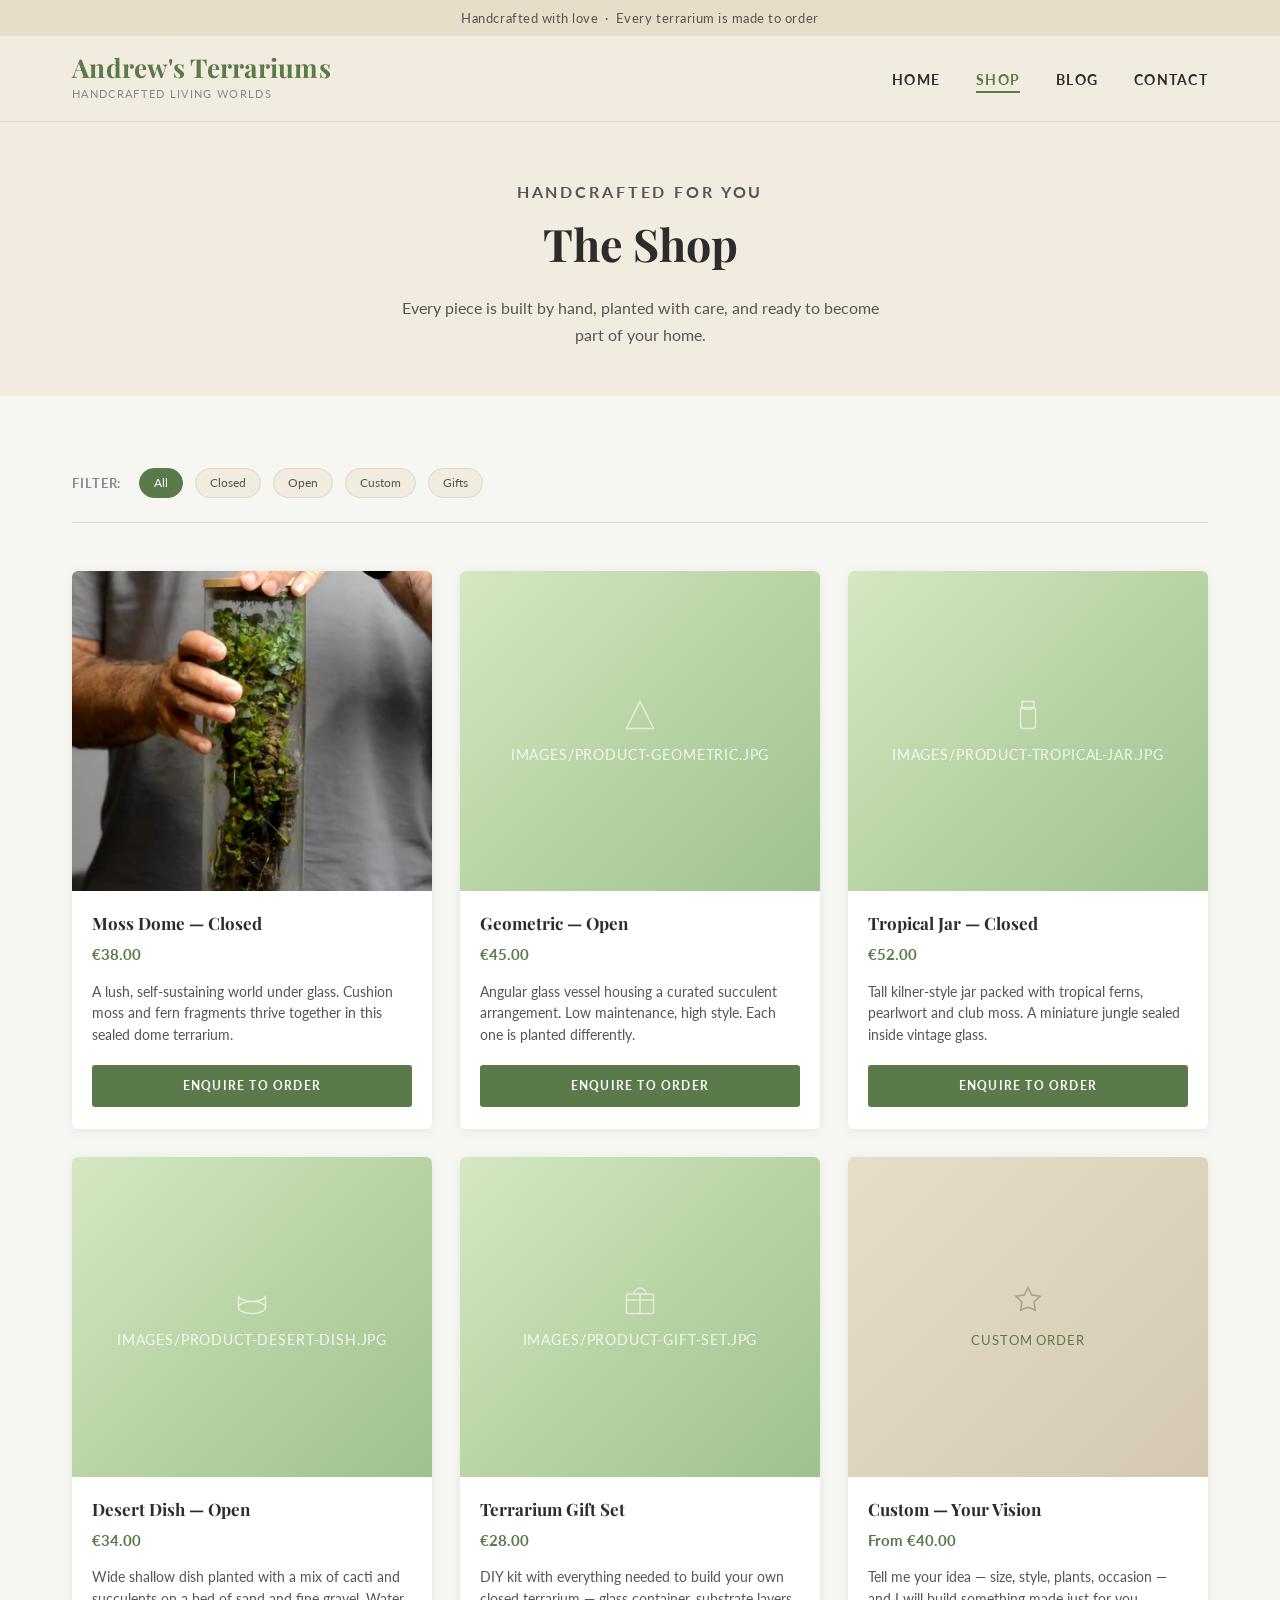
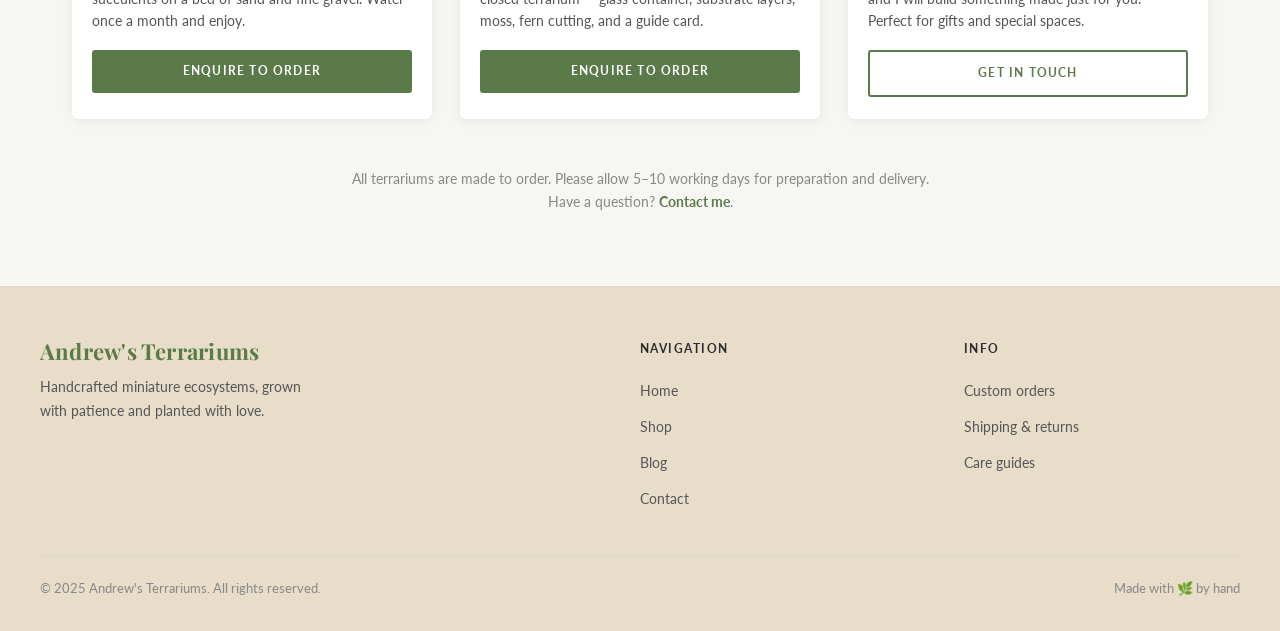
<file: shop.html>
<!DOCTYPE html>
<html lang="en">
<head>
  <meta charset="UTF-8" />
  <meta name="viewport" content="width=device-width, initial-scale=1.0" />
  <title>Shop — Andrew's Terrariums</title>
  <link rel="stylesheet" href="style.css" />
</head>
<body>

  <div class="topbar">Handcrafted with love &nbsp;·&nbsp; Every terrarium is made to order</div>

  <header>
    <div class="header-inner">
      <a href="index.html" class="logo">
        <span class="logo-name">Andrew's Terrariums</span>
        <span class="logo-tagline">Handcrafted living worlds</span>
      </a>
      <nav>
        <button class="hamburger" aria-label="Toggle menu" onclick="this.nextElementSibling.classList.toggle('open')">
          <span></span><span></span><span></span>
        </button>
        <ul>
          <li><a href="index.html">Home</a></li>
          <li><a href="shop.html" class="active">Shop</a></li>
          <li><a href="blog.html">Blog</a></li>
          <li><a href="contact.html">Contact</a></li>
        </ul>
      </nav>
    </div>
  </header>

  <!-- Page Header -->
  <div class="page-header">
    <p class="section-label">Handcrafted for you</p>
    <h1>The Shop</h1>
    <p>Every piece is built by hand, planted with care, and ready to become part of your home.</p>
  </div>

  <!-- Shop Grid -->
  <section>
    <div class="page-content">

      <!-- Filter bar -->
      <div style="display:flex;gap:12px;flex-wrap:wrap;margin-bottom:40px;padding-bottom:24px;border-bottom:1px solid var(--border);">
        <span style="font-size:13px;font-weight:700;letter-spacing:.07em;text-transform:uppercase;color:#888;margin-right:6px;align-self:center;">Filter:</span>
        <span class="tag" style="cursor:pointer;background:var(--accent-green);color:#fff;border-color:var(--accent-green);">All</span>
        <span class="tag" style="cursor:pointer;">Closed</span>
        <span class="tag" style="cursor:pointer;">Open</span>
        <span class="tag" style="cursor:pointer;">Custom</span>
        <span class="tag" style="cursor:pointer;">Gifts</span>
      </div>

      <div class="shop-grid">

        <div class="product-card">
          <img src="images/Screenshot 2026-05-10 123123.png" alt="Moss Dome Terrarium" style="width:100%;display:block;height:320px;object-fit:cover;">
          <div class="product-card-body">
            <h3>Moss Dome — Closed</h3>
            <p class="price">€38.00</p>
            <p class="desc">A lush, self-sustaining world under glass. Cushion moss and fern fragments thrive together in this sealed dome terrarium.</p>
            <a href="contact.html" class="btn" style="width:100%;text-align:center;display:block;padding:11px;font-size:12px;">Enquire to order</a>
          </div>
        </div>

        <div class="product-card">
          <div class="img-placeholder medium">
            <!--
              <img src="images/product-geometric.jpg" alt="Geometric Open Terrarium">
              Recommended: 600 × 480 px, JPEG
            -->
            <svg xmlns="http://www.w3.org/2000/svg" width="36" height="36" fill="none" viewBox="0 0 24 24" stroke="currentColor" stroke-width="1"><polygon points="12,3 21,21 3,21"/></svg>
            <span>images/product-geometric.jpg</span>
          </div>
          <div class="product-card-body">
            <h3>Geometric — Open</h3>
            <p class="price">€45.00</p>
            <p class="desc">Angular glass vessel housing a curated succulent arrangement. Low maintenance, high style. Each one is planted differently.</p>
            <a href="contact.html" class="btn" style="width:100%;text-align:center;display:block;padding:11px;font-size:12px;">Enquire to order</a>
          </div>
        </div>

        <div class="product-card">
          <div class="img-placeholder medium">
            <!--
              <img src="images/product-tropical-jar.jpg" alt="Tropical Jar Terrarium">
              Recommended: 600 × 480 px, JPEG
            -->
            <svg xmlns="http://www.w3.org/2000/svg" width="36" height="36" fill="none" viewBox="0 0 24 24" stroke="currentColor" stroke-width="1"><path d="M8 3h8v4a8 8 0 01-8 0V3z"/><rect x="7" y="7" width="10" height="14" rx="2"/></svg>
            <span>images/product-tropical-jar.jpg</span>
          </div>
          <div class="product-card-body">
            <h3>Tropical Jar — Closed</h3>
            <p class="price">€52.00</p>
            <p class="desc">Tall kilner-style jar packed with tropical ferns, pearlwort and club moss. A miniature jungle sealed inside vintage glass.</p>
            <a href="contact.html" class="btn" style="width:100%;text-align:center;display:block;padding:11px;font-size:12px;">Enquire to order</a>
          </div>
        </div>

        <div class="product-card">
          <div class="img-placeholder medium">
            <!--
              <img src="images/product-desert-dish.jpg" alt="Desert Dish Terrarium">
              Recommended: 600 × 480 px, JPEG
            -->
            <svg xmlns="http://www.w3.org/2000/svg" width="36" height="36" fill="none" viewBox="0 0 24 24" stroke="currentColor" stroke-width="1"><ellipse cx="12" cy="17" rx="9" ry="4"/><path d="M3 17V9a9 4 0 0018 0v8"/></svg>
            <span>images/product-desert-dish.jpg</span>
          </div>
          <div class="product-card-body">
            <h3>Desert Dish — Open</h3>
            <p class="price">€34.00</p>
            <p class="desc">Wide shallow dish planted with a mix of cacti and succulents on a bed of sand and fine gravel. Water once a month and enjoy.</p>
            <a href="contact.html" class="btn" style="width:100%;text-align:center;display:block;padding:11px;font-size:12px;">Enquire to order</a>
          </div>
        </div>

        <div class="product-card">
          <div class="img-placeholder medium">
            <!--
              <img src="images/product-gift-set.jpg" alt="Terrarium Gift Set">
              Recommended: 600 × 480 px, JPEG
            -->
            <svg xmlns="http://www.w3.org/2000/svg" width="36" height="36" fill="none" viewBox="0 0 24 24" stroke="currentColor" stroke-width="1"><rect x="3" y="8" width="18" height="13" rx="1"/><path d="M12 8V21M3 12h18M8 8a4 4 0 018 0"/></svg>
            <span>images/product-gift-set.jpg</span>
          </div>
          <div class="product-card-body">
            <h3>Terrarium Gift Set</h3>
            <p class="price">€28.00</p>
            <p class="desc">DIY kit with everything needed to build your own closed terrarium — glass container, substrate layers, moss, fern cutting, and a guide card.</p>
            <a href="contact.html" class="btn" style="width:100%;text-align:center;display:block;padding:11px;font-size:12px;">Enquire to order</a>
          </div>
        </div>

        <div class="product-card">
          <div class="img-placeholder medium" style="background:linear-gradient(135deg,#e8ddc8 0%,#d4c9b0 100%);">
            <svg xmlns="http://www.w3.org/2000/svg" width="36" height="36" fill="none" viewBox="0 0 24 24" stroke="rgba(90,122,74,0.7)" stroke-width="1"><path d="M12 3l2.5 5 5.5.8-4 3.9.9 5.5L12 16l-4.9 2.2.9-5.5-4-3.9 5.5-.8z"/></svg>
            <span style="color:var(--accent-green);font-size:13px;">Custom order</span>
          </div>
          <div class="product-card-body">
            <h3>Custom — Your Vision</h3>
            <p class="price">From €40.00</p>
            <p class="desc">Tell me your idea — size, style, plants, occasion — and I will build something made just for you. Perfect for gifts and special spaces.</p>
            <a href="contact.html" class="btn btn-outline" style="width:100%;text-align:center;display:block;padding:11px;font-size:12px;">Get in touch</a>
          </div>
        </div>

      </div>

      <!-- Note -->
      <p style="text-align:center;margin-top:48px;font-size:14px;color:#888;">
        All terrariums are made to order. Please allow 5–10 working days for preparation and delivery.<br>
        Have a question? <a href="contact.html" style="color:var(--accent-green);font-weight:700;">Contact me</a>.
      </p>

    </div>
  </section>

  <!-- Footer -->
  <footer>
    <div class="footer-inner">
      <div class="footer-brand">
        <div class="logo-name">Andrew's Terrariums</div>
        <p>Handcrafted miniature ecosystems, grown with patience and planted with love.</p>
      </div>
      <div class="footer-col">
        <h4>Navigation</h4>
        <ul>
          <li><a href="index.html">Home</a></li>
          <li><a href="shop.html">Shop</a></li>
          <li><a href="blog.html">Blog</a></li>
          <li><a href="contact.html">Contact</a></li>
        </ul>
      </div>
      <div class="footer-col">
        <h4>Info</h4>
        <ul>
          <li><a href="contact.html">Custom orders</a></li>
          <li><a href="contact.html">Shipping & returns</a></li>
          <li><a href="contact.html">Care guides</a></li>
        </ul>
      </div>
    </div>
    <div class="footer-bottom">
      <span>&copy; 2025 Andrew's Terrariums. All rights reserved.</span>
      <span>Made with 🌿 by hand</span>
    </div>
  </footer>

</body>
</html>
</file>
<file: style.css>
@import url('https://fonts.googleapis.com/css2?family=Playfair+Display:ital,wght@0,400;0,600;0,700;1,400&family=Lato:wght@300;400;700&display=swap');

*, *::before, *::after {
  box-sizing: border-box;
  margin: 0;
  padding: 0;
}

:root {
  --beige: #f2ece0;
  --beige-dark: #e8ddc8;
  --body-bg: #f6f6f3;
  --white: #ffffff;
  --text-dark: #2c2c2c;
  --text-mid: #555;
  --text-light: #888;
  --accent-green: #5a7a4a;
  --accent-green-light: #7a9e68;
  --accent-brown: #8b6f47;
  --border: #ddd8cc;
  --card-shadow: 0 2px 12px rgba(0,0,0,0.07);
}

html {
  scroll-behavior: smooth;
}

body {
  font-family: 'Lato', sans-serif;
  background-color: var(--body-bg);
  color: var(--text-dark);
  font-size: 16px;
  line-height: 1.7;
}

a {
  text-decoration: none;
  color: inherit;
}

img {
  max-width: 100%;
  display: block;
}

/* ── TOPBAR ── */
.topbar {
  background-color: var(--beige-dark);
  text-align: center;
  font-size: 13px;
  color: var(--text-mid);
  padding: 7px 20px;
  letter-spacing: 0.04em;
}

/* ── HEADER / NAV ── */
header {
  background-color: var(--beige);
  border-bottom: 1px solid var(--border);
  position: sticky;
  top: 0;
  z-index: 100;
}

.header-inner {
  max-width: 1200px;
  margin: 0 auto;
  display: flex;
  align-items: center;
  justify-content: space-between;
  padding: 18px 32px;
}

.logo {
  display: flex;
  flex-direction: column;
  align-items: flex-start;
}

.logo-name {
  font-family: 'Playfair Display', serif;
  font-size: 26px;
  font-weight: 700;
  color: var(--accent-green);
  letter-spacing: 0.01em;
  line-height: 1.1;
}

.logo-tagline {
  font-size: 11px;
  color: var(--text-light);
  letter-spacing: 0.12em;
  text-transform: uppercase;
  margin-top: 2px;
}

nav ul {
  list-style: none;
  display: flex;
  gap: 36px;
  align-items: center;
}

nav ul li a {
  font-size: 14px;
  font-weight: 700;
  letter-spacing: 0.09em;
  text-transform: uppercase;
  color: var(--text-dark);
  transition: color 0.2s;
  padding-bottom: 3px;
  border-bottom: 2px solid transparent;
}

nav ul li a:hover,
nav ul li a.active {
  color: var(--accent-green);
  border-bottom-color: var(--accent-green);
}

.hamburger {
  display: none;
  flex-direction: column;
  gap: 5px;
  cursor: pointer;
  background: none;
  border: none;
  padding: 4px;
}

.hamburger span {
  display: block;
  width: 24px;
  height: 2px;
  background: var(--text-dark);
  border-radius: 2px;
  transition: all 0.3s;
}

/* ── PAGE WRAPPER ── */
.page-content {
  max-width: 1200px;
  margin: 0 auto;
  padding: 0 32px;
}

/* ── HERO ── */
.hero {
  background-color: var(--beige);
  padding: 80px 32px 72px;
  text-align: center;
}

.hero h1 {
  font-family: 'Playfair Display', serif;
  font-size: clamp(2.2rem, 5vw, 3.6rem);
  color: var(--text-dark);
  line-height: 1.2;
  max-width: 680px;
  margin: 0 auto 20px;
}

.hero h1 em {
  color: var(--accent-green);
  font-style: italic;
}

.hero p {
  font-size: 17px;
  color: var(--text-mid);
  max-width: 520px;
  margin: 0 auto 36px;
}

.btn {
  display: inline-block;
  padding: 14px 36px;
  background-color: var(--accent-green);
  color: #fff;
  font-size: 13px;
  font-weight: 700;
  letter-spacing: 0.1em;
  text-transform: uppercase;
  border-radius: 3px;
  transition: background 0.2s, transform 0.15s;
  border: none;
  cursor: pointer;
}

.btn:hover {
  background-color: var(--accent-green-light);
  transform: translateY(-1px);
}

.btn-outline {
  background: transparent;
  border: 2px solid var(--accent-green);
  color: var(--accent-green);
}

.btn-outline:hover {
  background-color: var(--accent-green);
  color: #fff;
}

/* ── HERO IMAGE PLACEHOLDER ── */
.hero-img-wrap {
  max-width: 900px;
  margin: 52px auto 0;
  border-radius: 6px;
  overflow: hidden;
  box-shadow: 0 8px 40px rgba(0,0,0,0.10);
}

.img-placeholder {
  background: linear-gradient(135deg, #d4e8c2 0%, #b8d4a4 50%, #a0c090 100%);
  display: flex;
  flex-direction: column;
  align-items: center;
  justify-content: center;
  color: rgba(255,255,255,0.85);
  font-size: 14px;
  letter-spacing: 0.06em;
  text-transform: uppercase;
  gap: 10px;
}

.img-placeholder svg {
  opacity: 0.7;
}

.img-placeholder.tall { height: 480px; }
.img-placeholder.medium { height: 320px; }
.img-placeholder.short { height: 220px; }
.img-placeholder.square { height: 260px; }

/* ── SECTION SHARED ── */
section {
  padding: 72px 0;
}

.section-label {
  font-size: 11px;
  font-weight: 700;
  letter-spacing: 0.18em;
  text-transform: uppercase;
  color: var(--accent-green);
  margin-bottom: 10px;
}

.section-title {
  font-family: 'Playfair Display', serif;
  font-size: clamp(1.6rem, 3vw, 2.4rem);
  color: var(--text-dark);
  line-height: 1.25;
  margin-bottom: 16px;
}

.section-sub {
  font-size: 16px;
  color: var(--text-mid);
  max-width: 560px;
  line-height: 1.75;
}

/* ── FEATURED GRID (Home) ── */
.featured-grid {
  display: grid;
  grid-template-columns: repeat(3, 1fr);
  gap: 28px;
  margin-top: 48px;
}

.feature-card {
  background: var(--white);
  border-radius: 6px;
  overflow: hidden;
  box-shadow: var(--card-shadow);
  transition: transform 0.2s, box-shadow 0.2s;
}

.feature-card:hover {
  transform: translateY(-4px);
  box-shadow: 0 8px 28px rgba(0,0,0,0.10);
}

.feature-card-body {
  padding: 22px 24px 26px;
}

.feature-card-body h3 {
  font-family: 'Playfair Display', serif;
  font-size: 18px;
  margin-bottom: 8px;
}

.feature-card-body p {
  font-size: 14px;
  color: var(--text-mid);
  margin-bottom: 18px;
}

.feature-card-body a {
  font-size: 13px;
  font-weight: 700;
  letter-spacing: 0.07em;
  text-transform: uppercase;
  color: var(--accent-green);
  border-bottom: 1px solid var(--accent-green);
  padding-bottom: 2px;
  transition: color 0.2s;
}

.feature-card-body a:hover {
  color: var(--accent-green-light);
}

/* ── ABOUT STRIP ── */
.about-strip {
  background-color: var(--beige);
  padding: 72px 32px;
}

.about-inner {
  max-width: 1200px;
  margin: 0 auto;
  display: grid;
  grid-template-columns: 1fr 1fr;
  gap: 64px;
  align-items: center;
}

.about-text p {
  font-size: 16px;
  color: var(--text-mid);
  margin-bottom: 16px;
}

/* ── SHOP GRID ── */
.shop-grid {
  display: grid;
  grid-template-columns: repeat(3, 1fr);
  gap: 28px;
  margin-top: 48px;
}

.product-card {
  background: var(--white);
  border-radius: 6px;
  overflow: hidden;
  box-shadow: var(--card-shadow);
  transition: transform 0.2s, box-shadow 0.2s;
  cursor: pointer;
}

.product-card:hover {
  transform: translateY(-4px);
  box-shadow: 0 8px 28px rgba(0,0,0,0.10);
}

.product-card-body {
  padding: 18px 20px 22px;
}

.product-card-body h3 {
  font-family: 'Playfair Display', serif;
  font-size: 17px;
  margin-bottom: 4px;
}

.product-card-body .price {
  font-size: 15px;
  font-weight: 700;
  color: var(--accent-green);
  margin-bottom: 14px;
}

.product-card-body .desc {
  font-size: 13.5px;
  color: var(--text-mid);
  margin-bottom: 18px;
  line-height: 1.6;
}

/* ── BLOG ── */
.blog-hero {
  background-color: var(--beige);
  padding: 64px 32px 56px;
  text-align: center;
}

.blog-layout {
  display: grid;
  grid-template-columns: 1fr 340px;
  gap: 52px;
  align-items: start;
  margin-top: 56px;
}

.blog-post {
  background: var(--white);
  border-radius: 6px;
  overflow: hidden;
  box-shadow: var(--card-shadow);
  margin-bottom: 36px;
}

.blog-post-body {
  padding: 32px 36px 36px;
}

.blog-meta {
  font-size: 12px;
  color: var(--text-light);
  letter-spacing: 0.08em;
  text-transform: uppercase;
  margin-bottom: 12px;
}

.blog-post-body h2 {
  font-family: 'Playfair Display', serif;
  font-size: 1.8rem;
  line-height: 1.3;
  margin-bottom: 20px;
}

.blog-post-body p {
  font-size: 16px;
  color: var(--text-mid);
  margin-bottom: 18px;
  line-height: 1.8;
}

.blog-img-wrap {
  margin: 28px 0;
  border-radius: 4px;
  overflow: hidden;
}

.blog-sidebar {
  position: sticky;
  top: 90px;
}

.sidebar-widget {
  background: var(--white);
  border-radius: 6px;
  padding: 26px 28px;
  box-shadow: var(--card-shadow);
  margin-bottom: 28px;
}

.sidebar-widget h4 {
  font-family: 'Playfair Display', serif;
  font-size: 16px;
  margin-bottom: 16px;
  padding-bottom: 10px;
  border-bottom: 1px solid var(--border);
}

.sidebar-widget ul {
  list-style: none;
}

.sidebar-widget ul li {
  padding: 7px 0;
  border-bottom: 1px solid var(--border);
  font-size: 14px;
  color: var(--text-mid);
}

.sidebar-widget ul li:last-child {
  border-bottom: none;
}

.sidebar-widget ul li a {
  color: var(--text-mid);
  transition: color 0.2s;
}

.sidebar-widget ul li a:hover {
  color: var(--accent-green);
}

.tag-cloud {
  display: flex;
  flex-wrap: wrap;
  gap: 8px;
  margin-top: 4px;
}

.tag {
  background: var(--beige);
  border: 1px solid var(--border);
  border-radius: 20px;
  padding: 4px 14px;
  font-size: 12px;
  color: var(--text-mid);
  transition: background 0.2s, color 0.2s;
  cursor: pointer;
}

.tag:hover {
  background: var(--accent-green);
  color: #fff;
  border-color: var(--accent-green);
}

/* ── CONTACT ── */
.contact-grid {
  display: grid;
  grid-template-columns: 1fr 1fr;
  gap: 64px;
  margin-top: 56px;
  align-items: start;
}

.contact-info h3 {
  font-family: 'Playfair Display', serif;
  font-size: 1.4rem;
  margin-bottom: 16px;
}

.contact-info p {
  font-size: 15px;
  color: var(--text-mid);
  margin-bottom: 12px;
}

.contact-detail {
  display: flex;
  align-items: flex-start;
  gap: 12px;
  margin-bottom: 20px;
}

.contact-detail-icon {
  color: var(--accent-green);
  flex-shrink: 0;
  margin-top: 2px;
}

.contact-form-card {
  background: var(--white);
  border-radius: 6px;
  padding: 36px;
  box-shadow: var(--card-shadow);
}

.contact-form-card h3 {
  font-family: 'Playfair Display', serif;
  font-size: 1.4rem;
  margin-bottom: 24px;
}

.form-group {
  margin-bottom: 20px;
}

.form-group label {
  display: block;
  font-size: 13px;
  font-weight: 700;
  letter-spacing: 0.07em;
  text-transform: uppercase;
  margin-bottom: 7px;
  color: var(--text-dark);
}

.form-group input,
.form-group textarea,
.form-group select {
  width: 100%;
  padding: 12px 16px;
  border: 1px solid var(--border);
  border-radius: 4px;
  font-family: 'Lato', sans-serif;
  font-size: 15px;
  color: var(--text-dark);
  background: #fafaf8;
  transition: border-color 0.2s, box-shadow 0.2s;
  outline: none;
}

.form-group input:focus,
.form-group textarea:focus,
.form-group select:focus {
  border-color: var(--accent-green);
  box-shadow: 0 0 0 3px rgba(90,122,74,0.12);
  background: #fff;
}

.form-group textarea {
  resize: vertical;
  min-height: 130px;
}

/* ── FOOTER ── */
footer {
  background-color: var(--beige-dark);
  border-top: 1px solid var(--border);
  padding: 52px 32px 32px;
}

.footer-inner {
  max-width: 1200px;
  margin: 0 auto;
  display: grid;
  grid-template-columns: 2fr 1fr 1fr;
  gap: 48px;
}

.footer-brand .logo-name {
  font-size: 22px;
  margin-bottom: 12px;
}

.footer-brand p {
  font-size: 14px;
  color: var(--text-mid);
  max-width: 280px;
  line-height: 1.7;
}

.footer-col h4 {
  font-size: 12px;
  font-weight: 700;
  letter-spacing: 0.12em;
  text-transform: uppercase;
  color: var(--text-dark);
  margin-bottom: 16px;
}

.footer-col ul {
  list-style: none;
}

.footer-col ul li {
  margin-bottom: 9px;
}

.footer-col ul li a {
  font-size: 14px;
  color: var(--text-mid);
  transition: color 0.2s;
}

.footer-col ul li a:hover {
  color: var(--accent-green);
}

.footer-bottom {
  max-width: 1200px;
  margin: 36px auto 0;
  padding-top: 20px;
  border-top: 1px solid var(--border);
  font-size: 13px;
  color: var(--text-light);
  display: flex;
  justify-content: space-between;
  align-items: center;
}

/* ── DIVIDER ── */
.divider {
  height: 1px;
  background: var(--border);
  margin: 0;
}

/* ── PAGE HEADER (inner pages) ── */
.page-header {
  background-color: var(--beige);
  padding: 56px 32px 48px;
  text-align: center;
}

.page-header h1 {
  font-family: 'Playfair Display', serif;
  font-size: clamp(1.8rem, 4vw, 2.8rem);
  margin-bottom: 12px;
}

.page-header p {
  font-size: 16px;
  color: var(--text-mid);
  max-width: 480px;
  margin: 0 auto;
}

/* ── BLOG CARD (listing page) ── */
.blog-card {
  display: block;
  background: var(--white);
  border-radius: 6px;
  overflow: hidden;
  box-shadow: var(--card-shadow);
  margin-bottom: 32px;
  text-decoration: none;
  color: inherit;
  transition: transform 0.2s, box-shadow 0.2s;
}

.blog-card:hover {
  transform: translateY(-3px);
  box-shadow: 0 8px 28px rgba(0,0,0,0.10);
}

.blog-card-img {
  width: 100%;
  display: block;
  height: 280px;
  object-fit: cover;
}

.blog-card-body {
  padding: 26px 30px 30px;
}

.blog-card-body h2 {
  font-family: 'Playfair Display', serif;
  font-size: 1.5rem;
  line-height: 1.3;
  margin-bottom: 12px;
  color: var(--text-dark);
}

.blog-card-body p {
  font-size: 15px;
  color: var(--text-mid);
  line-height: 1.7;
  margin-bottom: 18px;
}

.blog-read-more {
  font-size: 13px;
  font-weight: 700;
  letter-spacing: 0.07em;
  text-transform: uppercase;
  color: var(--accent-green);
  border-bottom: 1px solid var(--accent-green);
  padding-bottom: 2px;
}

/* ── BLOG BACK LINK ── */
.blog-back {
  display: inline-block;
  font-size: 13px;
  font-weight: 700;
  letter-spacing: 0.07em;
  text-transform: uppercase;
  color: var(--text-mid);
  margin-bottom: 24px;
  transition: color 0.2s;
}

.blog-back:hover {
  color: var(--accent-green);
}

/* ── RESPONSIVE ── */
@media (max-width: 900px) {
  .featured-grid,
  .shop-grid { grid-template-columns: repeat(2, 1fr); }
  .about-inner,
  .contact-grid { grid-template-columns: 1fr; gap: 40px; }
  .blog-layout { grid-template-columns: 1fr; }
  .blog-sidebar { position: static; }
  .footer-inner { grid-template-columns: 1fr 1fr; }
}

@media (max-width: 640px) {
  .header-inner { padding: 16px 20px; }
  .page-content { padding: 0 20px; }
  .hero { padding: 56px 20px 52px; }
  nav ul { display: none; flex-direction: column; gap: 0; position: absolute; top: 100%; left: 0; right: 0; background: var(--beige); border-bottom: 1px solid var(--border); padding: 16px 0; }
  nav ul.open { display: flex; }
  nav ul li a { display: block; padding: 12px 28px; border-bottom: none; }
  .hamburger { display: flex; }
  .featured-grid,
  .shop-grid { grid-template-columns: 1fr; }
  .footer-inner { grid-template-columns: 1fr; gap: 32px; }
  .blog-post-body { padding: 22px 20px 24px; }
  .contact-form-card { padding: 24px 20px; }
}
</file>
